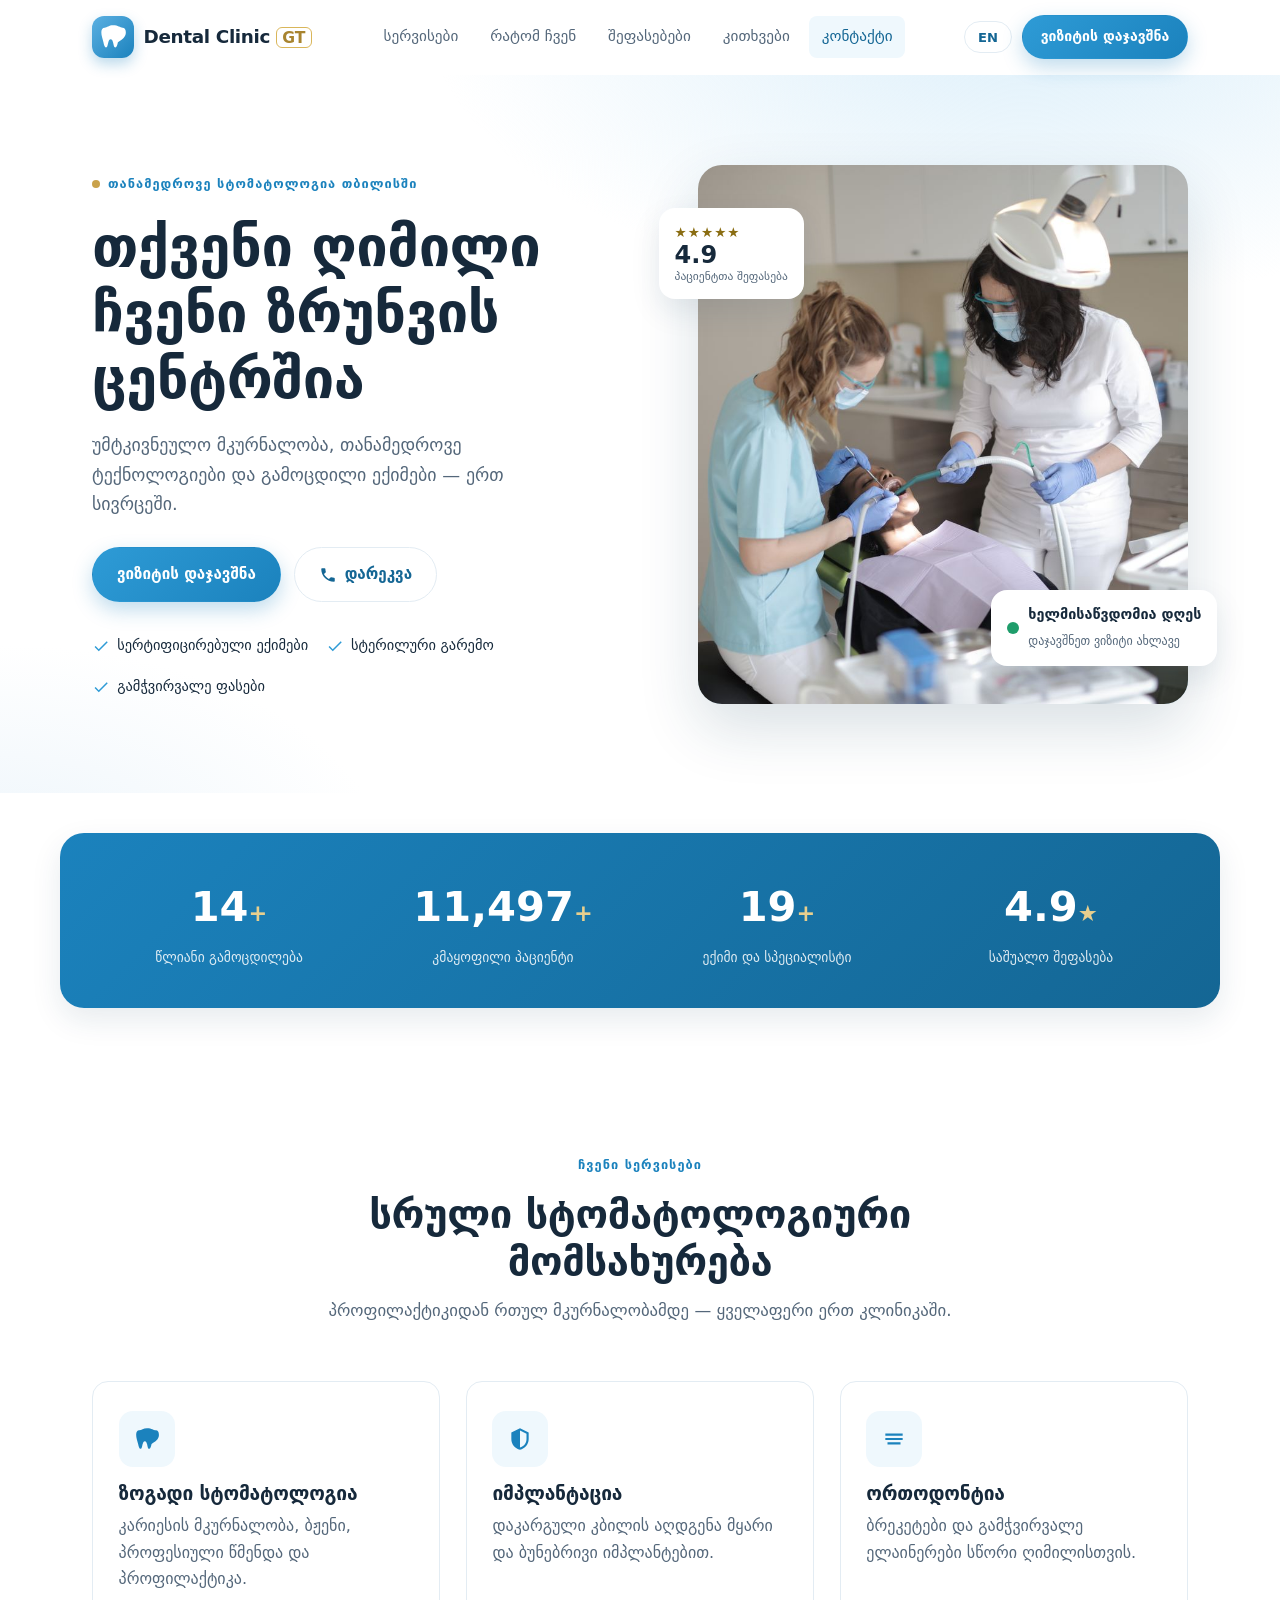
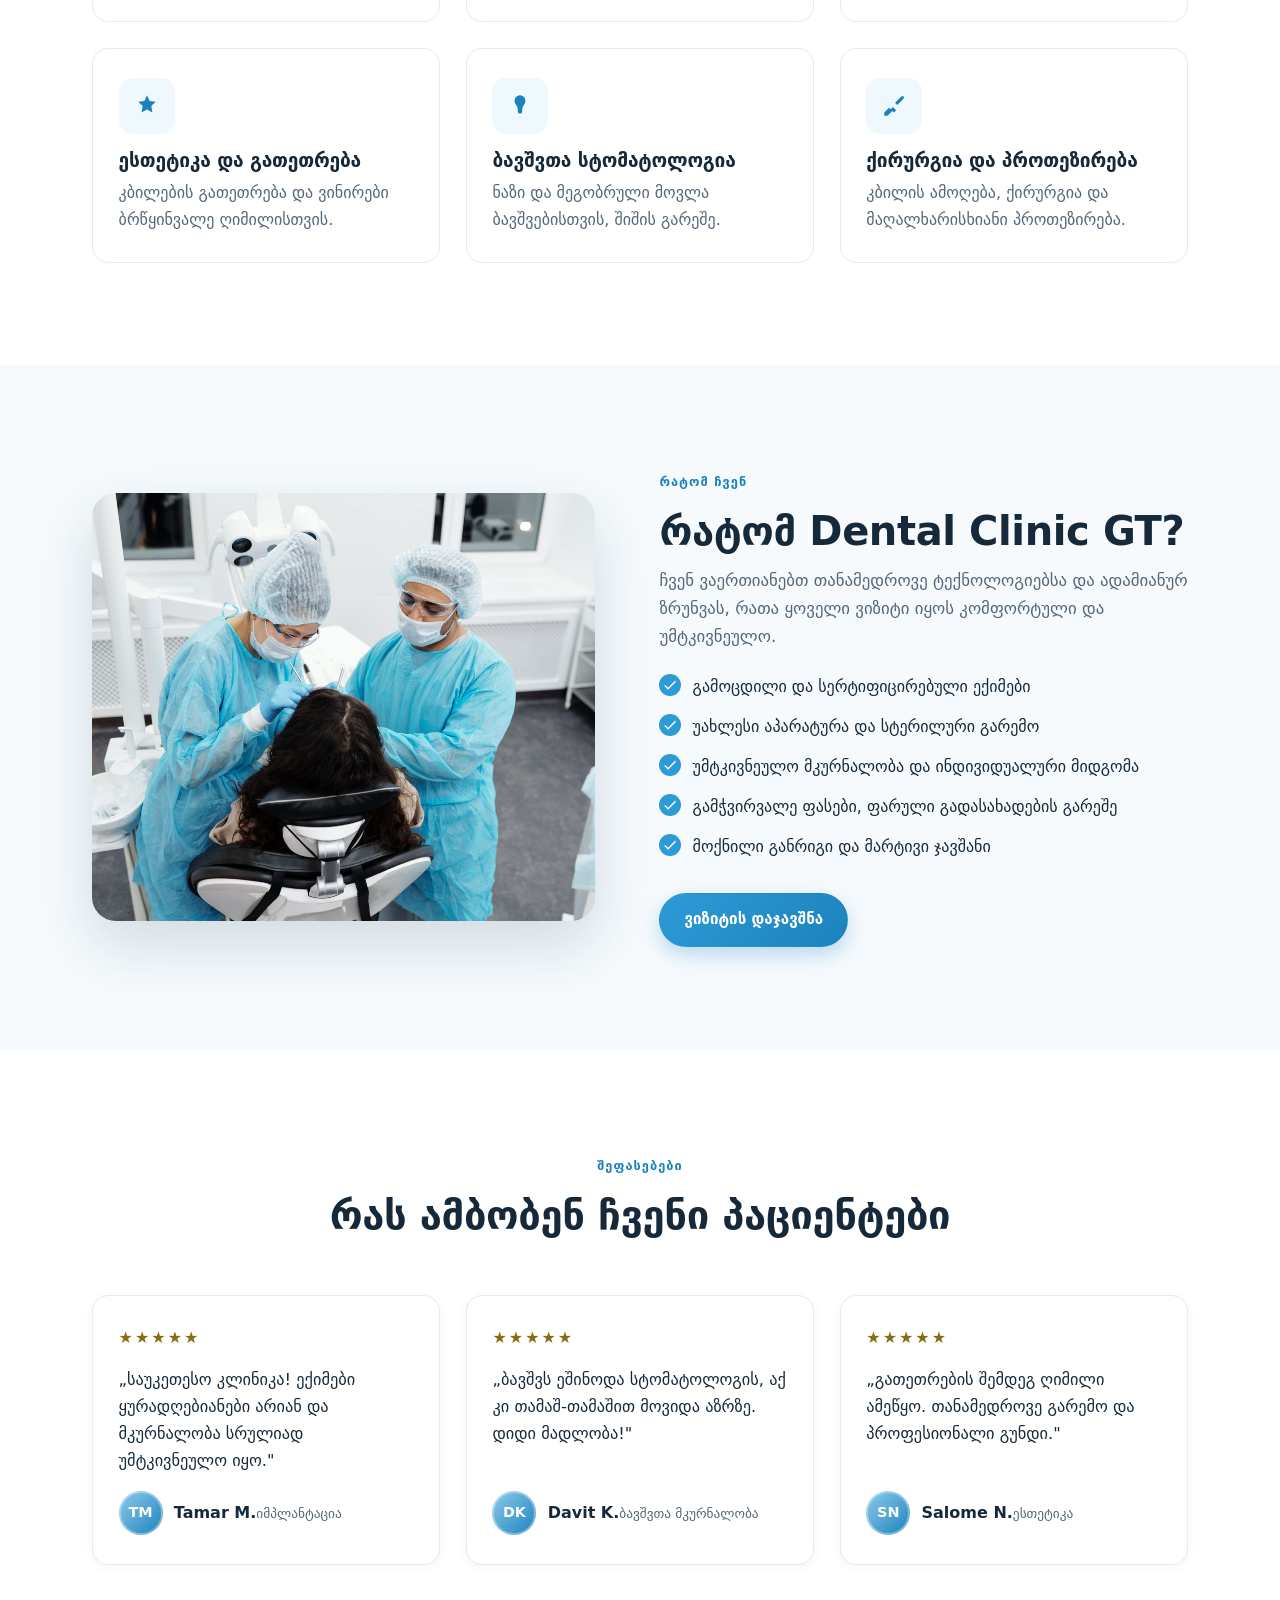
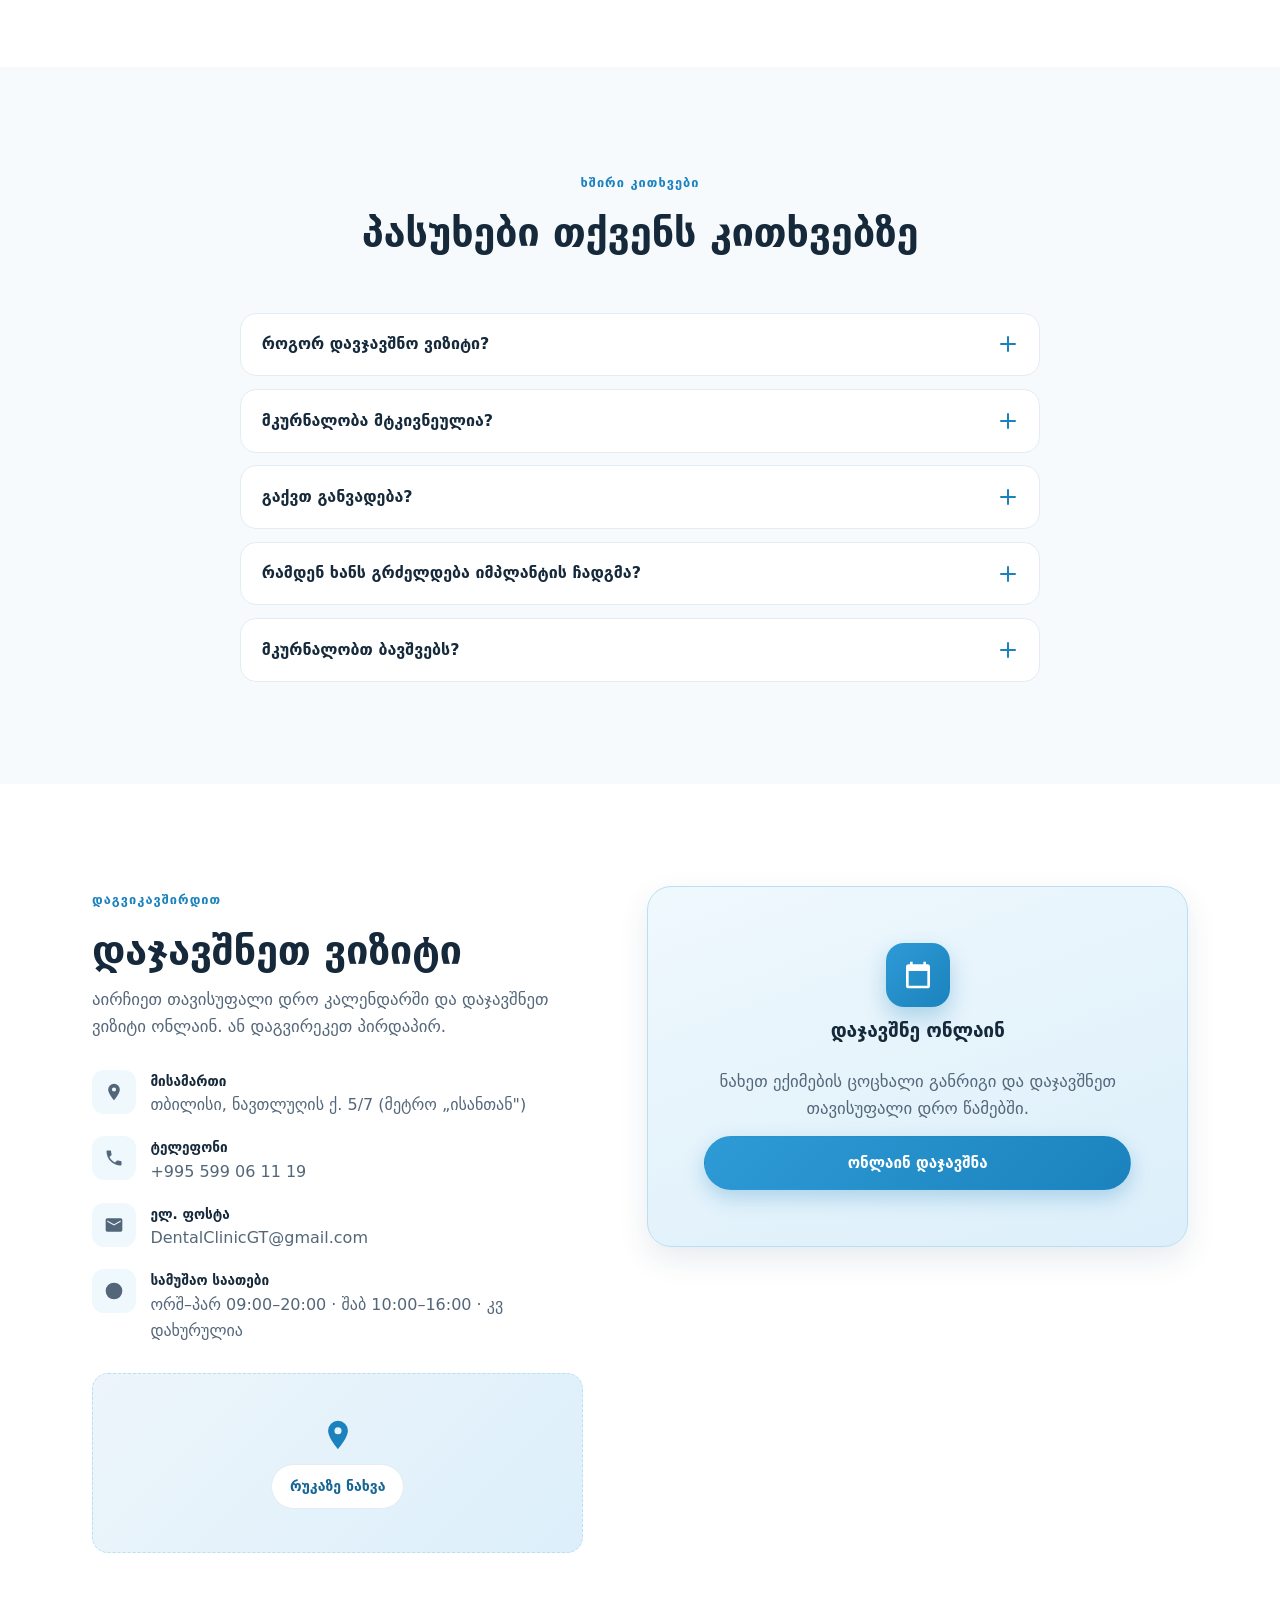
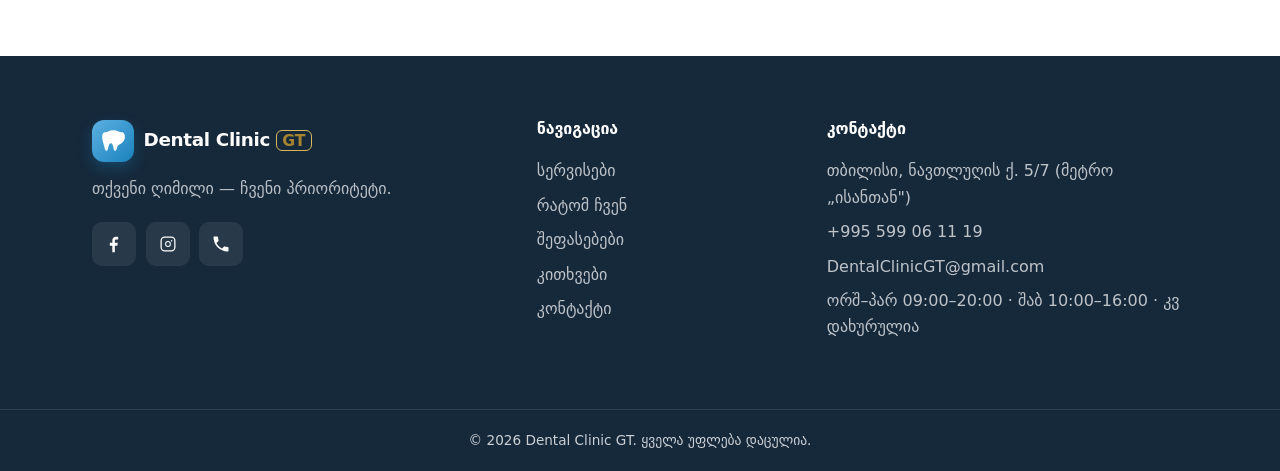
<file: index.html>
<!DOCTYPE html>
<html lang="ka">
<head>
  <meta charset="UTF-8" />
  <meta name="viewport" content="width=device-width, initial-scale=1.0, viewport-fit=cover" />
  <meta name="description" data-i18n="meta_description"
    content="Dental Clinic GT — თანამედროვე სტომატოლოგიური კლინიკა თბილისში. უმტკივნეულო მკურნალობა, იმპლანტაცია, ორთოდონტია და ესთეტიკა." />
  <meta name="theme-color" content="#2E9BD6" />
  <meta name="referrer" content="strict-origin-when-cross-origin" />
  <meta http-equiv="Content-Security-Policy"
    content="default-src 'self'; img-src 'self' data:; style-src 'self' 'unsafe-inline' https://fonts.googleapis.com; font-src 'self' https://fonts.gstatic.com; script-src 'self'; connect-src 'self'; frame-ancestors 'none'; base-uri 'self'; form-action 'self';" />

  <!-- Open Graph -->
  <meta property="og:title" content="Dental Clinic GT — Healthy smiles, expert care" />
  <meta property="og:description" content="Modern dentistry in Tbilisi. Painless treatment, implants, orthodontics and cosmetic dentistry." />
  <meta property="og:type" content="website" />

  <title>Dental Clinic GT — სტომატოლოგიური კლინიკა</title>

  <!-- Favicon: tooth icon (inline SVG) -->
  <link rel="icon" href="data:image/svg+xml,%3Csvg xmlns='http://www.w3.org/2000/svg' viewBox='0 0 24 24'%3E%3Cpath fill='%232E9BD6' d='M12 2C8.5 2 7 4 4.8 4 3 4 2 5.5 2 8c0 3 1 5 1.8 8.5.5 2.2 1 4.5 2.2 4.5 1.3 0 1.4-2.5 2-4.5.4-1.4.9-2.5 2-2.5s1.6 1.1 2 2.5c.6 2 .7 4.5 2 4.5 1.2 0 1.7-2.3 2.2-4.5C21.9 13 23 11 23 8c0-2.5-1-4-2.8-4C18 4 16.5 2 12 2z'/%3E%3C/svg%3E" />

  <!-- Fonts: Inter (Latin) + Noto Sans Georgian -->
  <link rel="preconnect" href="https://fonts.googleapis.com" />
  <link rel="preconnect" href="https://fonts.gstatic.com" crossorigin />
  <link rel="stylesheet"
    href="https://fonts.googleapis.com/css2?family=Inter:wght@400;500;600;700;800&family=Noto+Sans+Georgian:wght@400;500;600;700;800&display=swap" />

  <link rel="stylesheet" href="styles.css" />
  <script src="script.js" defer></script>
  <script src="site-content.js" defer></script>

  <!-- Structured data for search engines (Google) -->
  <script type="application/ld+json">
  {
    "@context": "https://schema.org",
    "@type": "Dentist",
    "name": "Dental Clinic GT",
    "description": "Modern dental clinic in Tbilisi — painless treatment, implants, orthodontics and cosmetic dentistry.",
    "image": "images/hero.jpg",
    "telephone": "+995599061119",
    "email": "DentalClinicGT@gmail.com",
    "url": "https://www.facebook.com/YourDentalClinicGT/",
    "address": {
      "@type": "PostalAddress",
      "streetAddress": "Navtlughi St 5/7",
      "addressLocality": "Tbilisi",
      "addressCountry": "GE"
    },
    "areaServed": "Tbilisi",
    "priceRange": "$$",
    "sameAs": [
      "https://www.facebook.com/YourDentalClinicGT/",
      "https://www.instagram.com/dental_gt_/"
    ],
    "openingHoursSpecification": [
      { "@type": "OpeningHoursSpecification", "dayOfWeek": ["Monday","Tuesday","Wednesday","Thursday","Friday"], "opens": "09:00", "closes": "20:00" },
      { "@type": "OpeningHoursSpecification", "dayOfWeek": "Saturday", "opens": "10:00", "closes": "16:00" }
    ]
  }
  </script>
</head>

<body class="lang-ka">
  <!-- Skip link for accessibility -->
  <a href="#main" class="skip-link" data-i18n="skip_to_content">გადასვლა მთავარ შინაარსზე</a>

  <!-- ============ HEADER ============ -->
  <header class="site-header" id="siteHeader">
    <div class="container header-inner">
      <a href="#hero" class="brand" aria-label="Dental Clinic GT">
        <span class="brand-mark" aria-hidden="true">
          <svg viewBox="0 0 24 24" width="28" height="28">
            <path fill="currentColor"
              d="M12 2C8.5 2 7 4 4.8 4 3 4 2 5.5 2 8c0 3 1 5 1.8 8.5.5 2.2 1 4.5 2.2 4.5 1.3 0 1.4-2.5 2-4.5.4-1.4.9-2.5 2-2.5s1.6 1.1 2 2.5c.6 2 .7 4.5 2 4.5 1.2 0 1.7-2.3 2.2-4.5C21.9 13 23 11 23 8c0-2.5-1-4-2.8-4C18 4 16.5 2 12 2z" />
          </svg>
        </span>
        <span class="brand-text">
          <strong>Dental Clinic</strong><span class="brand-accent">GT</span>
        </span>
      </a>

      <nav class="nav" id="primaryNav" aria-label="Primary">
        <a href="#services" class="nav-link" data-i18n="nav_services">სერვისები</a>
        <a href="#about" class="nav-link" data-i18n="nav_about">რატომ ჩვენ</a>
        <a href="#reviews" class="nav-link" data-i18n="nav_reviews">შეფასებები</a>
        <a href="#faq" class="nav-link" data-i18n="nav_faq">კითხვები</a>
        <a href="#contact" class="nav-link" data-i18n="nav_contact">კონტაქტი</a>
        <a href="booking.html" class="btn btn-primary nav-cta" data-i18n="cta_book">ვიზიტის დაჯავშნა</a>
      </nav>

      <div class="header-actions">
        <button class="lang-toggle" id="langToggle" type="button"
          data-i18n-aria="lang_toggle_aria" aria-label="Switch language">
          <span class="lang-current" id="langCurrent">EN</span>
        </button>
        <a href="booking.html" class="btn btn-primary btn-sm" data-i18n="cta_book">ვიზიტის დაჯავშნა</a>
        <button class="nav-toggle" id="navToggle" type="button" aria-expanded="false"
          aria-controls="primaryNav" data-i18n-aria="menu_aria" aria-label="Open menu">
          <span></span><span></span><span></span>
        </button>
      </div>
    </div>
  </header>

  <main id="main">

    <!-- ============ HERO ============ -->
    <section class="hero" id="hero">
      <div class="container hero-grid">
        <div class="hero-content reveal">
          <p class="eyebrow"><span class="dot" aria-hidden="true"></span><span data-i18n="hero_eyebrow">თანამედროვე სტომატოლოგია თბილისში</span></p>
          <h1 class="hero-title" data-i18n="hero_title">თქვენი ღიმილი ჩვენი ზრუნვის ცენტრშია</h1>
          <p class="hero-subtitle" data-i18n="hero_subtitle">უმტკივნეულო მკურნალობა, თანამედროვე ტექნოლოგიები და გამოცდილი ექიმები — ერთ სივრცეში.</p>
          <div class="hero-cta">
            <a href="booking.html" class="btn btn-primary" data-i18n="cta_book">ვიზიტის დაჯავშნა</a>
            <a href="tel:+995599061119" class="btn btn-ghost">
              <svg viewBox="0 0 24 24" width="18" height="18" aria-hidden="true"><path fill="currentColor" d="M6.6 10.8c1.4 2.8 3.8 5.1 6.6 6.6l2.2-2.2c.3-.3.7-.4 1-.2 1.1.4 2.3.6 3.6.6.6 0 1 .4 1 1V20c0 .6-.4 1-1 1C10.6 21 3 13.4 3 4c0-.6.4-1 1-1h3.5c.6 0 1 .4 1 1 0 1.2.2 2.4.6 3.6.1.4 0 .8-.3 1l-2.2 2.2z"/></svg>
              <span data-i18n="cta_call">დარეკვა</span>
            </a>
          </div>
          <ul class="hero-trust">
            <li><svg viewBox="0 0 24 24" width="18" height="18" aria-hidden="true"><path fill="currentColor" d="M9 16.2 4.8 12l-1.4 1.4L9 19 21 7l-1.4-1.4z"/></svg><span data-i18n="hero_trust_1">სერტიფიცირებული ექიმები</span></li>
            <li><svg viewBox="0 0 24 24" width="18" height="18" aria-hidden="true"><path fill="currentColor" d="M9 16.2 4.8 12l-1.4 1.4L9 19 21 7l-1.4-1.4z"/></svg><span data-i18n="hero_trust_2">სტერილური გარემო</span></li>
            <li><svg viewBox="0 0 24 24" width="18" height="18" aria-hidden="true"><path fill="currentColor" d="M9 16.2 4.8 12l-1.4 1.4L9 19 21 7l-1.4-1.4z"/></svg><span data-i18n="hero_trust_3">გამჭვირვალე ფასები</span></li>
          </ul>
        </div>

        <div class="hero-visual reveal">
          <div class="media-card">
            <div class="media-placeholder media-hero">
              <svg class="illus" viewBox="0 0 200 200" aria-hidden="true">
                <defs>
                  <linearGradient id="g1" x1="0" y1="0" x2="1" y2="1">
                    <stop offset="0" stop-color="#7FC8EE"/><stop offset="1" stop-color="#2E9BD6"/>
                  </linearGradient>
                </defs>
                <circle cx="100" cy="100" r="92" fill="url(#g1)" opacity="0.18"/>
                <path fill="#fff" d="M100 48c-22 0-31 12-45 12-11 0-17 9-17 24 0 19 6 31 11 53 3 13 6 27 14 27 8 0 8-15 12-27 2.5-9 6-15 12-15s9.5 6 12 15c4 12 4 27 12 27 8 0 11-14 14-27 5-22 11-34 11-53 0-15-6-24-17-24-14 0-23-12-46-12z"/>
                <path fill="#C9A24B" d="M100 60c-3 0-5 .5-7 1.2 2 .6 4 1.8 4 4.3 0 3-3 4-6 4.5 4 .8 9 0 9-4.5 0-3-1.5-5-0-5.5z" opacity="0"/>
              </svg>
              <img class="media-img" src="images/hero.jpg" alt="" data-i18n-alt="hero_img_alt" loading="eager" width="800" height="880" />
            </div>
          </div>

          <div class="float-card float-rating reveal">
            <span class="stars" aria-hidden="true">★★★★★</span>
            <strong>4.9</strong>
            <small data-i18n="float_rating">პაციენტთა შეფასება</small>
          </div>
          <div class="float-card float-avail reveal">
            <span class="pulse" aria-hidden="true"></span>
            <div>
              <strong data-i18n="float_avail_title">ხელმისაწვდომია დღეს</strong>
              <small data-i18n="float_avail_sub">დაჯავშნეთ ვიზიტი ახლავე</small>
            </div>
          </div>
        </div>
      </div>
    </section>

    <!-- ============ STATS ============ -->
    <section class="stats" aria-label="Clinic statistics">
      <div class="container stats-grid">
        <div class="stat reveal"><strong class="count" data-count="15">15</strong><span class="plus">+</span><p data-i18n="stat_years">წლიანი გამოცდილება</p></div>
        <div class="stat reveal"><strong class="count" data-count="12000">12,000</strong><span class="plus">+</span><p data-i18n="stat_patients">კმაყოფილი პაციენტი</p></div>
        <div class="stat reveal"><strong class="count" data-count="20">20</strong><span class="plus">+</span><p data-i18n="stat_doctors">ექიმი და სპეციალისტი</p></div>
        <div class="stat reveal"><strong>4.9</strong><span class="plus">★</span><p data-i18n="stat_rating">საშუალო შეფასება</p></div>
      </div>
    </section>

    <!-- ============ SERVICES ============ -->
    <section class="section" id="services">
      <div class="container">
        <header class="section-head reveal">
          <p class="eyebrow center"><span data-i18n="services_eyebrow">ჩვენი სერვისები</span></p>
          <h2 data-i18n="services_title">სრული სტომატოლოგიური მომსახურება</h2>
          <p class="section-sub" data-i18n="services_sub">პროფილაქტიკიდან რთულ მკურნალობამდე — ყველაფერი ერთ კლინიკაში.</p>
        </header>

        <div class="cards-grid">
          <article class="service-card reveal">
            <span class="service-icon" aria-hidden="true"><svg viewBox="0 0 24 24" width="26" height="26"><path fill="currentColor" d="M12 2C8.5 2 7 4 4.8 4 3 4 2 5.5 2 8c0 3 1 5 1.8 8.5.5 2.2 1 4.5 2.2 4.5 1.3 0 1.4-2.5 2-4.5.4-1.4.9-2.5 2-2.5s1.6 1.1 2 2.5c.6 2 .7 4.5 2 4.5 1.2 0 1.7-2.3 2.2-4.5C21.9 13 23 11 23 8c0-2.5-1-4-2.8-4C18 4 16.5 2 12 2z"/></svg></span>
            <h3 data-i18n="srv1_title">ზოგადი სტომატოლოგია</h3>
            <p data-i18n="srv1_desc">კარიესის მკურნალობა, ბჟენი, პროფესიული წმენდა და პროფილაქტიკა.</p>
          </article>

          <article class="service-card reveal">
            <span class="service-icon" aria-hidden="true"><svg viewBox="0 0 24 24" width="26" height="26"><path fill="currentColor" d="M12 2 4 6v6c0 5 3.4 8.6 8 10 4.6-1.4 8-5 8-10V6l-8-4zm0 2.2 6 3v4.8c0 3.9-2.5 6.8-6 7.9V4.2z"/></svg></span>
            <h3 data-i18n="srv2_title">იმპლანტაცია</h3>
            <p data-i18n="srv2_desc">დაკარგული კბილის აღდგენა მყარი და ბუნებრივი იმპლანტებით.</p>
          </article>

          <article class="service-card reveal">
            <span class="service-icon" aria-hidden="true"><svg viewBox="0 0 24 24" width="26" height="26"><path fill="currentColor" d="M4 7h16v2H4zm0 4h16v2H4zm2 4h12v2H6z"/></svg></span>
            <h3 data-i18n="srv3_title">ორთოდონტია</h3>
            <p data-i18n="srv3_desc">ბრეკეტები და გამჭვირვალე ელაინერები სწორი ღიმილისთვის.</p>
          </article>

          <article class="service-card reveal">
            <span class="service-icon" aria-hidden="true"><svg viewBox="0 0 24 24" width="26" height="26"><path fill="currentColor" d="M12 2l2.4 5.4L20 8l-4 4 1 6-5-2.8L7 18l1-6-4-4 5.6-.6z"/></svg></span>
            <h3 data-i18n="srv4_title">ესთეტიკა და გათეთრება</h3>
            <p data-i18n="srv4_desc">კბილების გათეთრება და ვინირები ბრწყინვალე ღიმილისთვის.</p>
          </article>

          <article class="service-card reveal">
            <span class="service-icon" aria-hidden="true"><svg viewBox="0 0 24 24" width="26" height="26"><path fill="currentColor" d="M12 2a5 5 0 0 1 5 5c0 2-1 3.5-2 5s-1 3-1 5a2 2 0 1 1-4 0c0-2 0-3.5-1-5S7 9 7 7a5 5 0 0 1 5-5z"/></svg></span>
            <h3 data-i18n="srv5_title">ბავშვთა სტომატოლოგია</h3>
            <p data-i18n="srv5_desc">ნაზი და მეგობრული მოვლა ბავშვებისთვის, შიშის გარეშე.</p>
          </article>

          <article class="service-card reveal">
            <span class="service-icon" aria-hidden="true"><svg viewBox="0 0 24 24" width="26" height="26"><path fill="currentColor" d="M19 3l-6 6 2 2 6-6V3h-2zM3 5l8 8-2 2-1.5-1.5L3 18v3h3l4.5-4.5L12 18l2-2L6 8 3 5z"/></svg></span>
            <h3 data-i18n="srv6_title">ქირურგია და პროთეზირება</h3>
            <p data-i18n="srv6_desc">კბილის ამოღება, ქირურგია და მაღალხარისხიანი პროთეზირება.</p>
          </article>
        </div>
      </div>
    </section>

    <!-- ============ ABOUT / WHY US ============ -->
    <section class="section section-alt" id="about">
      <div class="container about-grid">
        <div class="about-visual reveal">
          <div class="media-placeholder media-about">
            <svg class="illus" viewBox="0 0 200 200" aria-hidden="true">
              <rect x="20" y="30" width="160" height="140" rx="14" fill="#E6F3FB"/>
              <rect x="36" y="50" width="80" height="10" rx="5" fill="#9CD0EE"/>
              <rect x="36" y="70" width="120" height="8" rx="4" fill="#C7E5F6"/>
              <rect x="36" y="86" width="100" height="8" rx="4" fill="#C7E5F6"/>
              <circle cx="150" cy="120" r="28" fill="#2E9BD6" opacity="0.9"/>
              <path fill="#fff" d="M150 108c-5 0-7 3-11 3-3 0-4 2-4 6 0 5 2 8 3 13 .8 3 1.4 6 3 6s1.6-3 2.4-6c.5-2 1.2-3 2.6-3s2 1 2.6 3c.8 3 .8 6 2.4 6s2.2-3 3-6c1-5 3-8 3-13 0-4-1-6-4-6-4 0-6-3-11-3z"/>
              <rect x="36" y="120" width="70" height="34" rx="8" fill="#C9A24B" opacity="0.85"/>
            </svg>
            <img class="media-img" src="images/about.jpg" alt="" data-i18n-alt="about_img_alt" loading="lazy" width="1000" height="850" />
          </div>
        </div>

        <div class="about-content reveal">
          <p class="eyebrow"><span data-i18n="about_eyebrow">რატომ ჩვენ</span></p>
          <h2 data-i18n="about_title">რატომ Dental Clinic GT?</h2>
          <p class="section-sub" data-i18n="about_text">ჩვენ ვაერთიანებთ თანამედროვე ტექნოლოგიებსა და ადამიანურ ზრუნვას, რათა ყოველი ვიზიტი იყოს კომფორტული და უმტკივნეულო.</p>
          <ul class="feature-list">
            <li><svg viewBox="0 0 24 24" width="22" height="22" aria-hidden="true"><path fill="currentColor" d="M9 16.2 4.8 12l-1.4 1.4L9 19 21 7l-1.4-1.4z"/></svg><span data-i18n="about_f1">გამოცდილი და სერტიფიცირებული ექიმები</span></li>
            <li><svg viewBox="0 0 24 24" width="22" height="22" aria-hidden="true"><path fill="currentColor" d="M9 16.2 4.8 12l-1.4 1.4L9 19 21 7l-1.4-1.4z"/></svg><span data-i18n="about_f2">უახლესი აპარატურა და სტერილური გარემო</span></li>
            <li><svg viewBox="0 0 24 24" width="22" height="22" aria-hidden="true"><path fill="currentColor" d="M9 16.2 4.8 12l-1.4 1.4L9 19 21 7l-1.4-1.4z"/></svg><span data-i18n="about_f3">უმტკივნეულო მკურნალობა და ინდივიდუალური მიდგომა</span></li>
            <li><svg viewBox="0 0 24 24" width="22" height="22" aria-hidden="true"><path fill="currentColor" d="M9 16.2 4.8 12l-1.4 1.4L9 19 21 7l-1.4-1.4z"/></svg><span data-i18n="about_f4">გამჭვირვალე ფასები, ფარული გადასახადების გარეშე</span></li>
            <li><svg viewBox="0 0 24 24" width="22" height="22" aria-hidden="true"><path fill="currentColor" d="M9 16.2 4.8 12l-1.4 1.4L9 19 21 7l-1.4-1.4z"/></svg><span data-i18n="about_f5">მოქნილი განრიგი და მარტივი ჯავშანი</span></li>
          </ul>
          <a href="booking.html" class="btn btn-primary" data-i18n="cta_book">ვიზიტის დაჯავშნა</a>
        </div>
      </div>
    </section>

    <!-- ============ REVIEWS ============ -->
    <section class="section" id="reviews">
      <div class="container">
        <header class="section-head reveal">
          <p class="eyebrow center"><span data-i18n="reviews_eyebrow">შეფასებები</span></p>
          <h2 data-i18n="reviews_title">რას ამბობენ ჩვენი პაციენტები</h2>
        </header>

        <div class="cards-grid reviews-grid">
          <article class="review-card reveal">
            <span class="stars" aria-label="5 / 5">★★★★★</span>
            <p data-i18n="review1_text">„საუკეთესო კლინიკა! ექიმები ყურადღებიანები არიან და მკურნალობა სრულიად უმტკივნეულო იყო."</p>
            <div class="review-author"><span class="avatar avatar-sm" data-initials="TM" aria-hidden="true"></span><div><strong>Tamar M.</strong><small data-i18n="review1_meta">იმპლანტაცია</small></div></div>
          </article>
          <article class="review-card reveal">
            <span class="stars" aria-label="5 / 5">★★★★★</span>
            <p data-i18n="review2_text">„ბავშვს ეშინოდა სტომატოლოგის, აქ კი თამაშ-თამაშით მოვიდა აზრზე. დიდი მადლობა!"</p>
            <div class="review-author"><span class="avatar avatar-sm" data-initials="DK" aria-hidden="true"></span><div><strong>Davit K.</strong><small data-i18n="review2_meta">ბავშვთა მკურნალობა</small></div></div>
          </article>
          <article class="review-card reveal">
            <span class="stars" aria-label="5 / 5">★★★★★</span>
            <p data-i18n="review3_text">„გათეთრების შემდეგ ღიმილი ამეწყო. თანამედროვე გარემო და პროფესიონალი გუნდი."</p>
            <div class="review-author"><span class="avatar avatar-sm" data-initials="SN" aria-hidden="true"></span><div><strong>Salome N.</strong><small data-i18n="review3_meta">ესთეტიკა</small></div></div>
          </article>
        </div>
      </div>
    </section>

    <!-- ============ FAQ ============ -->
    <section class="section section-alt" id="faq">
      <div class="container">
        <header class="section-head reveal">
          <p class="eyebrow center"><span data-i18n="faq_eyebrow">ხშირი კითხვები</span></p>
          <h2 data-i18n="faq_title">პასუხები თქვენს კითხვებზე</h2>
        </header>

        <div class="faq-list reveal">
          <details class="faq-item">
            <summary><span data-i18n="faq_q1">როგორ დავჯავშნო ვიზიტი?</span><span class="faq-icon" aria-hidden="true"></span></summary>
            <div class="faq-answer"><p data-i18n="faq_a1">შეავსეთ ჯავშნის ფორმა საიტზე ან დაგვირეკეთ ნომერზე +995 599 06 11 19 — ჩვენ შეგირჩევთ თქვენთვის სასურველ დროს.</p></div>
          </details>
          <details class="faq-item">
            <summary><span data-i18n="faq_q2">მკურნალობა მტკივნეულია?</span><span class="faq-icon" aria-hidden="true"></span></summary>
            <div class="faq-answer"><p data-i18n="faq_a2">არა. ჩვენ ვიყენებთ თანამედროვე ანესთეზიასა და ნაზ ტექნიკას, რათა პროცედურა მაქსიმალურად კომფორტული იყოს.</p></div>
          </details>
          <details class="faq-item">
            <summary><span data-i18n="faq_q3">გაქვთ განვადება?</span><span class="faq-icon" aria-hidden="true"></span></summary>
            <div class="faq-answer"><p data-i18n="faq_a3">დიახ, ხელმისაწვდომია მოქნილი გადახდის პირობები. დეტალები დააზუსტეთ ვიზიტისას ან სატელეფონო ზარით.</p></div>
          </details>
          <details class="faq-item">
            <summary><span data-i18n="faq_q4">რამდენ ხანს გრძელდება იმპლანტის ჩადგმა?</span><span class="faq-icon" aria-hidden="true"></span></summary>
            <div class="faq-answer"><p data-i18n="faq_a4">თავად ჩადგმა ჩვეულებრივ 30–60 წუთს გრძელდება, სრული პროცესი კი ინდივიდუალურია — ექიმი დეტალურ გეგმას პირველივე კონსულტაციაზე შეგიდგენთ.</p></div>
          </details>
          <details class="faq-item">
            <summary><span data-i18n="faq_q5">მკურნალობთ ბავშვებს?</span><span class="faq-icon" aria-hidden="true"></span></summary>
            <div class="faq-answer"><p data-i18n="faq_a5">დიახ, გვყავს ბავშვთა სტომატოლოგი, რომელიც სპეციალურ, მეგობრულ მიდგომას იყენებს პატარებისთვის.</p></div>
          </details>
        </div>
      </div>
    </section>

    <!-- ============ CONTACT / BOOKING ============ -->
    <section class="section" id="contact">
      <div class="container contact-grid">
        <div class="contact-info reveal">
          <p class="eyebrow"><span data-i18n="contact_eyebrow">დაგვიკავშირდით</span></p>
          <h2 data-i18n="contact_title">დაჯავშნეთ ვიზიტი</h2>
          <p class="section-sub" data-i18n="contact_sub">შეავსეთ ფორმა და ჩვენ დაგიკავშირდებით სასურველი დროის დასადასტურებლად. ან დაგვირეკეთ პირდაპირ.</p>

          <ul class="contact-list">
            <li>
              <span class="ci-icon" aria-hidden="true"><svg viewBox="0 0 24 24" width="20" height="20"><path fill="currentColor" d="M12 2a7 7 0 0 0-7 7c0 5 7 13 7 13s7-8 7-13a7 7 0 0 0-7-7zm0 9.5A2.5 2.5 0 1 1 12 6.5a2.5 2.5 0 0 1 0 5z"/></svg></span>
              <div><strong data-i18n="contact_addr_label">მისამართი</strong><span data-i18n="contact_addr">თბილისი, ნავთლუღის ქ. 5/7 (მეტრო „ისანთან")</span></div>
            </li>
            <li>
              <span class="ci-icon" aria-hidden="true"><svg viewBox="0 0 24 24" width="20" height="20"><path fill="currentColor" d="M6.6 10.8c1.4 2.8 3.8 5.1 6.6 6.6l2.2-2.2c.3-.3.7-.4 1-.2 1.1.4 2.3.6 3.6.6.6 0 1 .4 1 1V20c0 .6-.4 1-1 1C10.6 21 3 13.4 3 4c0-.6.4-1 1-1h3.5c.6 0 1 .4 1 1 0 1.2.2 2.4.6 3.6.1.4 0 .8-.3 1l-2.2 2.2z"/></svg></span>
              <div><strong data-i18n="contact_phone_label">ტელეფონი</strong><a href="tel:+995599061119">+995 599 06 11 19</a></div>
            </li>
            <li>
              <span class="ci-icon" aria-hidden="true"><svg viewBox="0 0 24 24" width="20" height="20"><path fill="currentColor" d="M4 4h16c1.1 0 2 .9 2 2v12c0 1.1-.9 2-2 2H4c-1.1 0-2-.9-2-2V6c0-1.1.9-2 2-2zm8 7L4 6.5V8l8 4.5L20 8V6.5L12 11z"/></svg></span>
              <div><strong data-i18n="contact_email_label">ელ. ფოსტა</strong><a href="mailto:DentalClinicGT@gmail.com">DentalClinicGT@gmail.com</a></div>
            </li>
            <li>
              <span class="ci-icon" aria-hidden="true"><svg viewBox="0 0 24 24" width="20" height="20"><path fill="currentColor" d="M12 2a10 10 0 1 0 0 20 10 10 0 0 0 0-20zm1 10V7h-2v6l5 3 1-1.7-4-2.3z"/></svg></span>
              <div><strong data-i18n="contact_hours_label">სამუშაო საათები</strong><span data-i18n="contact_hours">ორშ–პარ 09:00–20:00 · შაბ 10:00–16:00 · კვ დახურულია</span></div>
            </li>
          </ul>

          <div class="map-placeholder" role="img" data-i18n-aria="map_alt" aria-label="Clinic location on the map">
            <svg viewBox="0 0 24 24" width="34" height="34" aria-hidden="true"><path fill="currentColor" d="M12 2a7 7 0 0 0-7 7c0 5 7 13 7 13s7-8 7-13a7 7 0 0 0-7-7zm0 9.5A2.5 2.5 0 1 1 12 6.5a2.5 2.5 0 0 1 0 5z"/></svg>
            <a href="https://www.google.com/maps/search/?api=1&query=Dental%20Clinic%20GT%2C%20Navtlughi%205%2F7%2C%20Tbilisi" target="_blank" rel="noopener noreferrer" class="btn btn-ghost btn-sm" data-i18n="map_link">რუკაზე ნახვა</a>
          </div>
        </div>

        <div class="contact-form-wrap booking-cta reveal">
          <div class="booking-cta-inner">
            <span class="cta-ico" aria-hidden="true"><svg viewBox="0 0 24 24" width="32" height="32"><path fill="currentColor" d="M19 4h-1V2h-2v2H8V2H6v2H5a2 2 0 0 0-2 2v14a2 2 0 0 0 2 2h14a2 2 0 0 0 2-2V6a2 2 0 0 0-2-2zm0 16H5V9h14v11z"/></svg></span>
            <h3 data-i18n="book_title">დაჯავშნე ონლაინ</h3>
            <p class="section-sub" data-i18n="book_cta_text">ნახეთ ექიმების ცოცხალი განრიგი და დაჯავშნეთ თავისუფალი დრო წამებში.</p>
            <a href="booking.html" class="btn btn-primary btn-block" data-i18n="cta_book_online">ონლაინ დაჯავშნა</a>
          </div>
        </div>
      </div>
    </section>
  </main>

  <!-- ============ FOOTER ============ -->
  <footer class="site-footer">
    <div class="container footer-grid">
      <div class="footer-brand">
        <a href="#hero" class="brand brand-footer" aria-label="Dental Clinic GT">
          <span class="brand-mark" aria-hidden="true">
            <svg viewBox="0 0 24 24" width="26" height="26"><path fill="currentColor" d="M12 2C8.5 2 7 4 4.8 4 3 4 2 5.5 2 8c0 3 1 5 1.8 8.5.5 2.2 1 4.5 2.2 4.5 1.3 0 1.4-2.5 2-4.5.4-1.4.9-2.5 2-2.5s1.6 1.1 2 2.5c.6 2 .7 4.5 2 4.5 1.2 0 1.7-2.3 2.2-4.5C21.9 13 23 11 23 8c0-2.5-1-4-2.8-4C18 4 16.5 2 12 2z"/></svg>
          </span>
          <span class="brand-text"><strong>Dental Clinic</strong><span class="brand-accent">GT</span></span>
        </a>
        <p data-i18n="footer_tagline">თქვენი ღიმილი — ჩვენი პრიორიტეტი.</p>
        <div class="socials">
          <a href="https://www.facebook.com/YourDentalClinicGT/" target="_blank" rel="noopener noreferrer" aria-label="Facebook"><svg viewBox="0 0 24 24" width="20" height="20"><path fill="currentColor" d="M13 22v-8h3l.5-3.5H13V8.3c0-1 .3-1.7 1.8-1.7H17V3.5C16.6 3.4 15.5 3.3 14.3 3.3 11.7 3.3 10 4.9 10 7.9v2.6H7V14h3v8h3z"/></svg></a>
          <a href="https://www.instagram.com/dental_gt_/" target="_blank" rel="noopener noreferrer" aria-label="Instagram"><svg viewBox="0 0 24 24" width="20" height="20"><path fill="currentColor" d="M12 8.5A3.5 3.5 0 1 0 12 15.5 3.5 3.5 0 0 0 12 8.5zm0 5.8a2.3 2.3 0 1 1 0-4.6 2.3 2.3 0 0 1 0 4.6zM16 3H8a5 5 0 0 0-5 5v8a5 5 0 0 0 5 5h8a5 5 0 0 0 5-5V8a5 5 0 0 0-5-5zm3.5 13A3.5 3.5 0 0 1 16 19.5H8A3.5 3.5 0 0 1 4.5 16V8A3.5 3.5 0 0 1 8 4.5h8A3.5 3.5 0 0 1 19.5 8v8zm-3.1-8.9a.9.9 0 1 0 0 1.8.9.9 0 0 0 0-1.8z"/></svg></a>
          <a href="tel:+995599061119" aria-label="Phone"><svg viewBox="0 0 24 24" width="20" height="20"><path fill="currentColor" d="M6.6 10.8c1.4 2.8 3.8 5.1 6.6 6.6l2.2-2.2c.3-.3.7-.4 1-.2 1.1.4 2.3.6 3.6.6.6 0 1 .4 1 1V20c0 .6-.4 1-1 1C10.6 21 3 13.4 3 4c0-.6.4-1 1-1h3.5c.6 0 1 .4 1 1 0 1.2.2 2.4.6 3.6.1.4 0 .8-.3 1l-2.2 2.2z"/></svg></a>
        </div>
      </div>

      <div class="footer-col">
        <h4 data-i18n="footer_nav">ნავიგაცია</h4>
        <a href="#services" data-i18n="nav_services">სერვისები</a>
        <a href="#about" data-i18n="nav_about">რატომ ჩვენ</a>
        <a href="#reviews" data-i18n="nav_reviews">შეფასებები</a>
        <a href="#faq" data-i18n="nav_faq">კითხვები</a>
        <a href="#contact" data-i18n="nav_contact">კონტაქტი</a>
      </div>

      <div class="footer-col">
        <h4 data-i18n="footer_contact">კონტაქტი</h4>
        <span data-i18n="contact_addr">თბილისი, ნავთლუღის ქ. 5/7 (მეტრო „ისანთან")</span>
        <a href="tel:+995599061119">+995 599 06 11 19</a>
        <a href="mailto:DentalClinicGT@gmail.com">DentalClinicGT@gmail.com</a>
        <span data-i18n="contact_hours">ორშ–პარ 09:00–20:00 · შაბ 10:00–16:00 · კვ დახურულია</span>
      </div>
    </div>

    <div class="footer-bottom">
      <div class="container">
        <span>© <span id="year">2026</span> Dental Clinic GT. <span data-i18n="footer_rights">ყველა უფლება დაცულია.</span></span>
      </div>
    </div>
  </footer>

  <!-- Sticky mobile action bar (visible on phones) -->
  <nav class="mobile-bar" aria-label="Quick actions">
    <a href="tel:+995599061119" class="mbar-btn mbar-call">
      <svg viewBox="0 0 24 24" width="20" height="20" aria-hidden="true"><path fill="currentColor" d="M6.6 10.8c1.4 2.8 3.8 5.1 6.6 6.6l2.2-2.2c.3-.3.7-.4 1-.2 1.1.4 2.3.6 3.6.6.6 0 1 .4 1 1V20c0 .6-.4 1-1 1C10.6 21 3 13.4 3 4c0-.6.4-1 1-1h3.5c.6 0 1 .4 1 1 0 1.2.2 2.4.6 3.6.1.4 0 .8-.3 1l-2.2 2.2z"/></svg>
      <span data-i18n="cta_call">დარეკვა</span>
    </a>
    <a href="booking.html" class="mbar-btn mbar-book">
      <svg viewBox="0 0 24 24" width="20" height="20" aria-hidden="true"><path fill="currentColor" d="M19 4h-1V2h-2v2H8V2H6v2H5a2 2 0 0 0-2 2v14a2 2 0 0 0 2 2h14a2 2 0 0 0 2-2V6a2 2 0 0 0-2-2zm0 16H5V9h14v11z"/></svg>
      <span data-i18n="cta_book">ვიზიტის დაჯავშნა</span>
    </a>
  </nav>

  <button class="to-top" id="toTop" type="button" data-i18n-aria="to_top_aria" aria-label="Back to top" hidden>
    <svg viewBox="0 0 24 24" width="22" height="22" aria-hidden="true"><path fill="currentColor" d="M12 8l-6 6 1.4 1.4L12 10.8l4.6 4.6L18 14z"/></svg>
  </button>
</body>
</html>
</file>
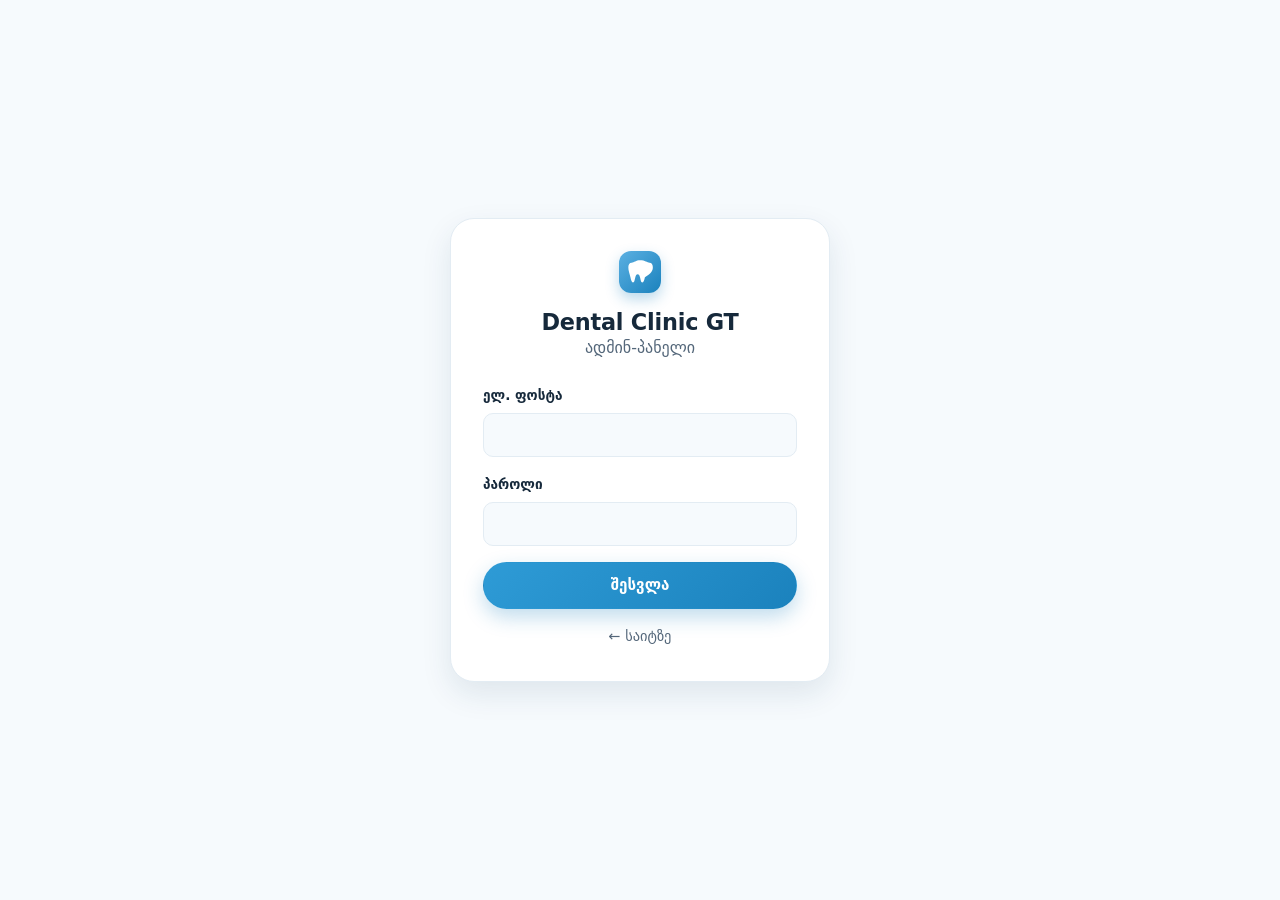
<file: admin.html>
<!DOCTYPE html>
<html lang="ka">
<head>
  <meta charset="UTF-8" />
  <meta name="viewport" content="width=device-width, initial-scale=1.0" />
  <meta name="robots" content="noindex, nofollow" />
  <meta name="theme-color" content="#16293B" />
  <meta http-equiv="Content-Security-Policy"
    content="default-src 'self'; img-src 'self' data:; style-src 'self' 'unsafe-inline' https://fonts.googleapis.com; font-src 'self' https://fonts.gstatic.com; script-src 'self'; connect-src 'self' https://zwozqysrzmvouopxlsqb.supabase.co; frame-ancestors 'none'; base-uri 'self'; form-action 'self';" />

  <title>Admin — Dental Clinic GT</title>

  <link rel="icon" href="data:image/svg+xml,%3Csvg xmlns='http://www.w3.org/2000/svg' viewBox='0 0 24 24'%3E%3Cpath fill='%232E9BD6' d='M12 2C8.5 2 7 4 4.8 4 3 4 2 5.5 2 8c0 3 1 5 1.8 8.5.5 2.2 1 4.5 2.2 4.5 1.3 0 1.4-2.5 2-4.5.4-1.4.9-2.5 2-2.5s1.6 1.1 2 2.5c.6 2 .7 4.5 2 4.5 1.2 0 1.7-2.3 2.2-4.5C21.9 13 23 11 23 8c0-2.5-1-4-2.8-4C18 4 16.5 2 12 2z'/%3E%3C/svg%3E" />
  <link rel="preconnect" href="https://fonts.googleapis.com" />
  <link rel="preconnect" href="https://fonts.gstatic.com" crossorigin />
  <link rel="stylesheet" href="https://fonts.googleapis.com/css2?family=Inter:wght@400;500;600;700;800&family=Noto+Sans+Georgian:wght@400;500;600;700;800&display=swap" />
  <link rel="stylesheet" href="styles.css" />
  <link rel="stylesheet" href="admin.css" />
  <script src="script.js" defer></script>
  <script src="supabase-config.js" defer></script>
  <script src="supabase-admin-data.js" defer></script>
  <script src="admin.js" defer></script>
</head>
<body class="lang-ka adm-body-page">
  <div id="adminApp" class="adm-app"></div>
</body>
</html>
</file>
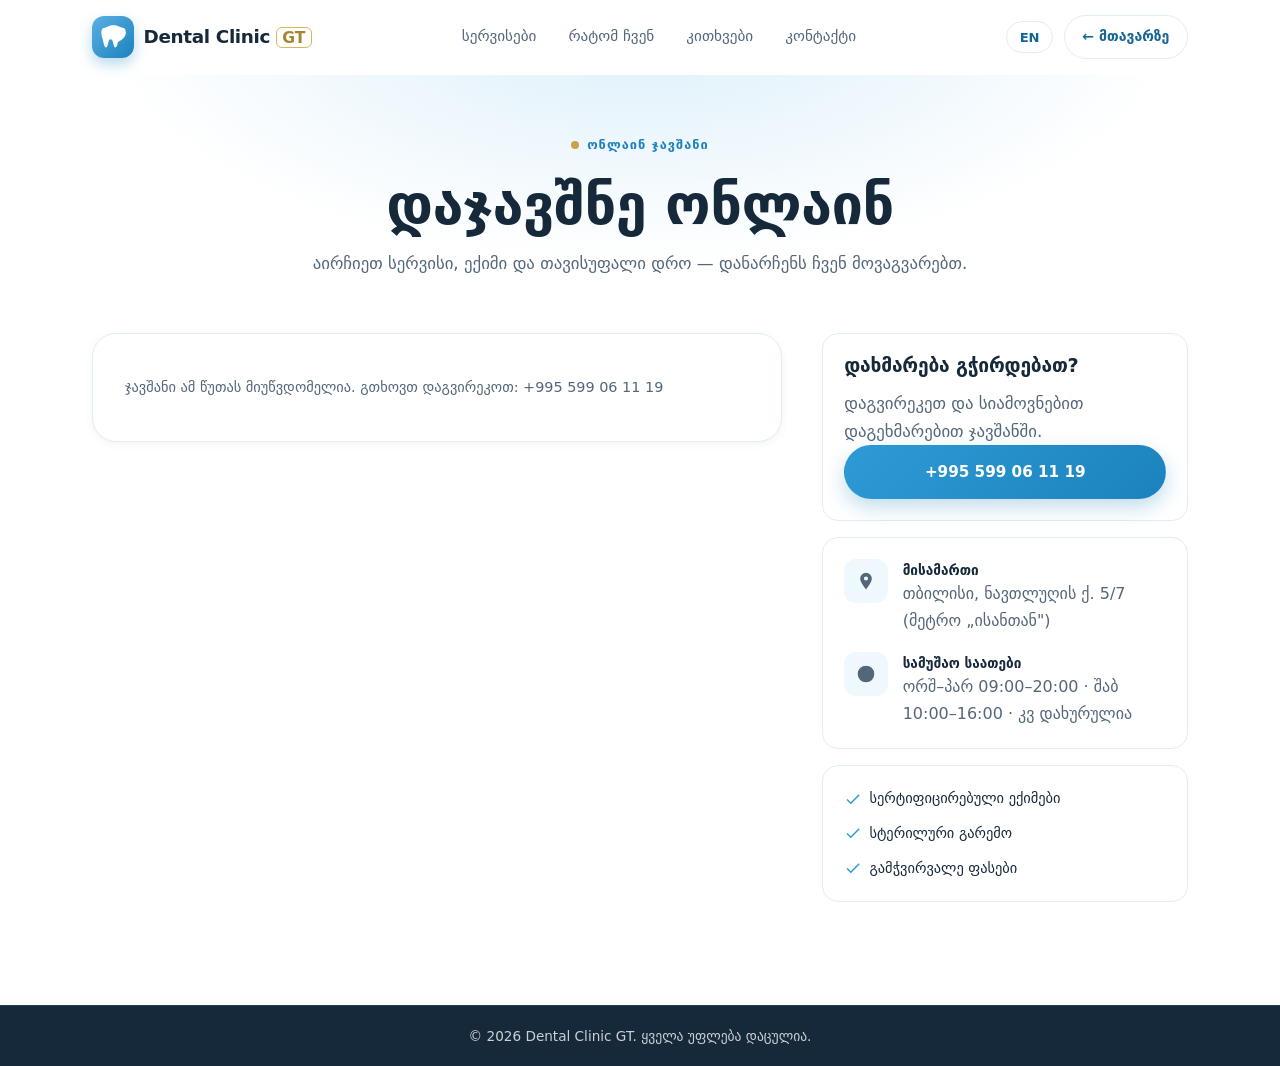
<file: booking.html>
<!DOCTYPE html>
<html lang="ka">
<head>
  <meta charset="UTF-8" />
  <meta name="viewport" content="width=device-width, initial-scale=1.0, viewport-fit=cover" />
  <meta name="description" content="Dental Clinic GT — ონლაინ ჯავშანი. აირჩიეთ სერვისი, ექიმი და თავისუფალი დრო." />
  <meta name="theme-color" content="#2E9BD6" />
  <meta name="referrer" content="strict-origin-when-cross-origin" />
  <meta http-equiv="Content-Security-Policy"
    content="default-src 'self'; img-src 'self' data:; style-src 'self' 'unsafe-inline' https://fonts.googleapis.com; font-src 'self' https://fonts.gstatic.com; script-src 'self'; connect-src 'self' https://zwozqysrzmvouopxlsqb.supabase.co; frame-ancestors 'none'; base-uri 'self'; form-action 'self';" />

  <title>ონლაინ ჯავშანი — Dental Clinic GT</title>

  <link rel="icon" href="data:image/svg+xml,%3Csvg xmlns='http://www.w3.org/2000/svg' viewBox='0 0 24 24'%3E%3Cpath fill='%232E9BD6' d='M12 2C8.5 2 7 4 4.8 4 3 4 2 5.5 2 8c0 3 1 5 1.8 8.5.5 2.2 1 4.5 2.2 4.5 1.3 0 1.4-2.5 2-4.5.4-1.4.9-2.5 2-2.5s1.6 1.1 2 2.5c.6 2 .7 4.5 2 4.5 1.2 0 1.7-2.3 2.2-4.5C21.9 13 23 11 23 8c0-2.5-1-4-2.8-4C18 4 16.5 2 12 2z'/%3E%3C/svg%3E" />
  <link rel="preconnect" href="https://fonts.googleapis.com" />
  <link rel="preconnect" href="https://fonts.gstatic.com" crossorigin />
  <link rel="stylesheet" href="https://fonts.googleapis.com/css2?family=Inter:wght@400;500;600;700;800&family=Noto+Sans+Georgian:wght@400;500;600;700;800&display=swap" />
  <link rel="stylesheet" href="styles.css" />
  <script src="script.js" defer></script>
  <script src="site-content.js" defer></script>
  <script src="supabase-config.js" defer></script>
  <script src="supabase-data.js" defer></script>
  <script src="booking.js" defer></script>
</head>

<body class="lang-ka">
  <a href="#bookingApp" class="skip-link" data-i18n="skip_to_content">გადასვლა მთავარ შინაარსზე</a>

  <header class="site-header" id="siteHeader">
    <div class="container header-inner">
      <a href="index.html" class="brand" aria-label="Dental Clinic GT">
        <span class="brand-mark" aria-hidden="true">
          <svg viewBox="0 0 24 24" width="28" height="28"><path fill="currentColor" d="M12 2C8.5 2 7 4 4.8 4 3 4 2 5.5 2 8c0 3 1 5 1.8 8.5.5 2.2 1 4.5 2.2 4.5 1.3 0 1.4-2.5 2-4.5.4-1.4.9-2.5 2-2.5s1.6 1.1 2 2.5c.6 2 .7 4.5 2 4.5 1.2 0 1.7-2.3 2.2-4.5C21.9 13 23 11 23 8c0-2.5-1-4-2.8-4C18 4 16.5 2 12 2z"/></svg>
        </span>
        <span class="brand-text"><strong>Dental Clinic</strong><span class="brand-accent">GT</span></span>
      </a>

      <nav class="nav" id="primaryNav" aria-label="Primary">
        <a href="index.html#services" class="nav-link" data-i18n="nav_services">სერვისები</a>
        <a href="index.html#about" class="nav-link" data-i18n="nav_about">რატომ ჩვენ</a>
        <a href="index.html#faq" class="nav-link" data-i18n="nav_faq">კითხვები</a>
        <a href="index.html#contact" class="nav-link" data-i18n="nav_contact">კონტაქტი</a>
      </nav>

      <div class="header-actions">
        <button class="lang-toggle" id="langToggle" type="button" data-i18n-aria="lang_toggle_aria" aria-label="Switch language">
          <span class="lang-current" id="langCurrent">EN</span>
        </button>
        <a href="index.html" class="btn btn-ghost btn-sm" data-i18n="back_home">← მთავარზე</a>
        <button class="nav-toggle" id="navToggle" type="button" aria-expanded="false" aria-controls="primaryNav" data-i18n-aria="menu_aria" aria-label="Open menu">
          <span></span><span></span><span></span>
        </button>
      </div>
    </div>
  </header>

  <main>
    <section class="bookpage-hero">
      <div class="container">
        <p class="eyebrow center"><span class="dot" aria-hidden="true"></span><span data-i18n="book_eyebrow">ონლაინ ჯავშანი</span></p>
        <h1 data-i18n="book_title">დაჯავშნე ონლაინ</h1>
        <p class="section-sub" data-i18n="book_intro">აირჩიეთ სერვისი, ექიმი და თავისუფალი დრო — დანარჩენს ჩვენ მოვაგვარებთ.</p>
      </div>
    </section>

    <section class="section" style="padding-top:0">
      <div class="container bookpage-grid">
        <div class="bookpage-main">
          <div id="bookingApp" class="booking-app" aria-live="polite"></div>
          <noscript><p class="form-note">ონლაინ ჯავშნისთვის ჩართეთ JavaScript, ან დაგვირეკეთ: <a href="tel:+995599061119">+995 599 06 11 19</a></p></noscript>
        </div>

        <aside class="bookpage-side">
          <div class="side-card">
            <h3 data-i18n="book_help_title">დახმარება გჭირდებათ?</h3>
            <p class="section-sub" data-i18n="book_help_text">დაგვირეკეთ და სიამოვნებით დაგეხმარებით ჯავშანში.</p>
            <a href="tel:+995599061119" class="btn btn-primary btn-block">+995 599 06 11 19</a>
          </div>
          <div class="side-card">
            <ul class="contact-list">
              <li><span class="ci-icon" aria-hidden="true"><svg viewBox="0 0 24 24" width="20" height="20"><path fill="currentColor" d="M12 2a7 7 0 0 0-7 7c0 5 7 13 7 13s7-8 7-13a7 7 0 0 0-7-7zm0 9.5A2.5 2.5 0 1 1 12 6.5a2.5 2.5 0 0 1 0 5z"/></svg></span>
                <div><strong data-i18n="contact_addr_label">მისამართი</strong><span data-i18n="contact_addr">თბილისი, ნავთლუღის ქ. 5/7 (მეტრო „ისანთან")</span></div></li>
              <li><span class="ci-icon" aria-hidden="true"><svg viewBox="0 0 24 24" width="20" height="20"><path fill="currentColor" d="M12 2a10 10 0 1 0 0 20 10 10 0 0 0 0-20zm1 10V7h-2v6l5 3 1-1.7-4-2.3z"/></svg></span>
                <div><strong data-i18n="contact_hours_label">სამუშაო საათები</strong><span data-i18n="contact_hours">ორშ–პარ 09:00–20:00 · შაბ 10:00–16:00 · კვ დახურულია</span></div></li>
            </ul>
          </div>
          <div class="side-card trust-card">
            <ul class="hero-trust">
              <li><svg viewBox="0 0 24 24" width="18" height="18" aria-hidden="true"><path fill="currentColor" d="M9 16.2 4.8 12l-1.4 1.4L9 19 21 7l-1.4-1.4z"/></svg><span data-i18n="hero_trust_1">სერტიფიცირებული ექიმები</span></li>
              <li><svg viewBox="0 0 24 24" width="18" height="18" aria-hidden="true"><path fill="currentColor" d="M9 16.2 4.8 12l-1.4 1.4L9 19 21 7l-1.4-1.4z"/></svg><span data-i18n="hero_trust_2">სტერილური გარემო</span></li>
              <li><svg viewBox="0 0 24 24" width="18" height="18" aria-hidden="true"><path fill="currentColor" d="M9 16.2 4.8 12l-1.4 1.4L9 19 21 7l-1.4-1.4z"/></svg><span data-i18n="hero_trust_3">გამჭვირვალე ფასები</span></li>
            </ul>
          </div>
        </aside>
      </div>
    </section>
  </main>

  <footer class="site-footer">
    <div class="footer-bottom">
      <div class="container"><span>© <span id="year">2026</span> Dental Clinic GT. <span data-i18n="footer_rights">ყველა უფლება დაცულია.</span></span></div>
    </div>
  </footer>
</body>
</html>
</file>
<file: styles.css>
/* ============================================================
   Dental Clinic GT — Stylesheet
   Style: Modern & Minimal
   Palette: Light blue / White / Gold
   ============================================================ */

/* ---------- Design tokens ---------- */
:root {
  /* Brand — light blue */
  --blue-50:  #EFF8FD;
  --blue-100: #DCEFFA;
  --blue-200: #B9DFF4;
  --blue-300: #8FCBEC;
  --blue-400: #5BB0E2;
  --blue-500: #2E9BD6;  /* primary light blue */
  --blue-600: #1B82BD;  /* buttons */
  --blue-700: #146694;  /* hover / strong text */

  /* Gold accents */
  --gold-300: #E7CF8E;
  --gold-400: #D9B65A;
  --gold-500: #C9A24B;  /* accent */
  --gold-600: #A8842F;
  --star:     #8A6D12;  /* deep gold for star ratings — passes WCAG AA on white */

  /* Neutrals */
  --white:    #FFFFFF;
  --surface:  #F6FAFD;  /* light blue-tinted background */
  --surface-2:#EDF5FB;
  --ink:      #16293B;  /* headings / body */
  --muted:    #54677A;  /* secondary text */
  --line:     #E3ECF3;  /* borders */

  --success:  #1F9D6B;
  --danger:   #D64545;

  /* Shape & depth */
  --radius-sm: 10px;
  --radius:    16px;
  --radius-lg: 24px;
  --shadow-sm: 0 2px 8px rgba(20, 60, 90, 0.06);
  --shadow:    0 12px 30px rgba(20, 60, 90, 0.10);
  --shadow-lg: 0 24px 60px rgba(20, 60, 90, 0.16);

  --maxw: 1160px;
  --gap: clamp(1rem, 3vw, 2rem);

  --font: 'Inter', 'Noto Sans Georgian', system-ui, -apple-system, Segoe UI, Roboto, sans-serif;

  --header-h: 74px;
}

/* ---------- Reset ---------- */
*, *::before, *::after { box-sizing: border-box; }
* { margin: 0; }
html { scroll-behavior: smooth; scroll-padding-top: calc(var(--header-h) + 12px); }
body {
  font-family: var(--font);
  color: var(--ink);
  background: var(--white);
  line-height: 1.65;
  -webkit-font-smoothing: antialiased;
  text-rendering: optimizeLegibility;
  overflow-x: hidden;
}
img, svg { display: block; max-width: 100%; }
a { color: inherit; text-decoration: none; }
button { font-family: inherit; cursor: pointer; }
ul { list-style: none; padding: 0; }

/* Language visibility helpers (managed by JS via data-i18n) */

/* ---------- Layout ---------- */
.container { width: 100%; max-width: var(--maxw); margin-inline: auto; padding-inline: clamp(1rem, 4vw, 2rem); }
.section { padding-block: clamp(3.5rem, 8vw, 6.5rem); }
.section-alt { background: var(--surface); }

/* ---------- Typography ---------- */
h1, h2, h3, h4 { line-height: 1.18; font-weight: 700; letter-spacing: -0.01em; }
h1 { font-size: clamp(2.1rem, 5.2vw, 3.5rem); font-weight: 800; }
h2 { font-size: clamp(1.7rem, 3.6vw, 2.5rem); }
h3 { font-size: 1.2rem; }
p  { color: var(--muted); }

.eyebrow {
  display: inline-flex; align-items: center; gap: .5rem;
  color: var(--blue-600); font-weight: 600; font-size: .8rem;
  letter-spacing: .08em; text-transform: uppercase; margin-bottom: 1rem;
}
.eyebrow.center { justify-content: center; }
.eyebrow .dot { width: 8px; height: 8px; border-radius: 50%; background: var(--gold-500); }

.section-head { max-width: 640px; margin: 0 auto clamp(2rem, 5vw, 3.5rem); text-align: center; }
.section-sub { font-size: 1.05rem; margin-top: .75rem; }

/* ---------- Buttons ---------- */
.btn {
  display: inline-flex; align-items: center; justify-content: center; gap: .5rem;
  padding: .85rem 1.5rem; border-radius: 999px; font-weight: 600; font-size: .95rem;
  border: 1.5px solid transparent; transition: transform .15s ease, box-shadow .2s ease, background .2s ease, color .2s ease;
  white-space: nowrap;
}
.btn-sm { padding: .6rem 1.1rem; font-size: .88rem; }
.btn-block { width: 100%; }
.btn-primary {
  background: linear-gradient(135deg, var(--blue-500), var(--blue-600));
  color: var(--white); box-shadow: 0 8px 20px rgba(27, 130, 189, 0.28);
}
.btn-primary:hover { transform: translateY(-2px); box-shadow: 0 12px 26px rgba(27, 130, 189, 0.36); }
.btn-ghost { background: var(--white); color: var(--blue-700); border-color: var(--line); }
.btn-ghost:hover { border-color: var(--blue-300); transform: translateY(-2px); box-shadow: var(--shadow-sm); }

/* ---------- Skip link ---------- */
.skip-link {
  position: absolute; left: 50%; transform: translateX(-50%) translateY(-150%);
  top: 8px; background: var(--blue-600); color: #fff; padding: .6rem 1rem; border-radius: 8px;
  z-index: 1000; transition: transform .2s ease;
}
.skip-link:focus { transform: translateX(-50%) translateY(0); }

/* ---------- Header ---------- */
.site-header {
  position: sticky; top: 0; z-index: 100;
  background: rgba(255, 255, 255, 0.85);
  backdrop-filter: saturate(160%) blur(12px);
  -webkit-backdrop-filter: saturate(160%) blur(12px);
  border-bottom: 1px solid transparent;
  transition: box-shadow .25s ease, border-color .25s ease, background .25s ease;
}
.site-header.scrolled { box-shadow: var(--shadow-sm); border-bottom-color: var(--line); }
.header-inner { display: flex; align-items: center; justify-content: space-between; height: var(--header-h); gap: 1rem; }

.brand { display: inline-flex; align-items: center; gap: .6rem; font-size: 1.15rem; color: var(--ink); }
.brand-mark {
  display: grid; place-items: center; width: 42px; height: 42px; border-radius: 12px;
  color: var(--white); background: linear-gradient(135deg, var(--blue-400), var(--blue-600));
  box-shadow: 0 6px 14px rgba(27, 130, 189, 0.3);
}
.brand-text strong { font-weight: 800; letter-spacing: -0.02em; }
.brand-accent {
  margin-left: .35rem; color: var(--gold-600); font-weight: 800;
  border: 1.5px solid var(--gold-400); border-radius: 6px; padding: 0 .35rem; font-size: .85em;
}

.nav { display: flex; align-items: center; gap: .4rem; }
.nav-link {
  position: relative; padding: .5rem .8rem; border-radius: 8px; color: var(--muted);
  font-weight: 500; font-size: .95rem; transition: color .2s ease, background .2s ease;
}
.nav-link:hover { color: var(--blue-700); background: var(--blue-50); }
.nav-cta { display: none; } /* shown only inside the mobile menu */
.nav-link.active { color: var(--blue-700); background: var(--blue-50); }

.header-actions { display: flex; align-items: center; gap: .65rem; }
.lang-toggle {
  display: inline-flex; align-items: center; gap: .3rem; background: var(--white);
  border: 1.5px solid var(--line); color: var(--blue-700); font-weight: 700;
  border-radius: 999px; padding: .45rem .8rem; font-size: .82rem; transition: border-color .2s, background .2s;
}
.lang-toggle:hover { border-color: var(--blue-300); background: var(--blue-50); }

.nav-toggle { display: none; flex-direction: column; gap: 5px; background: none; border: 0; padding: .5rem; }
.nav-toggle span { width: 24px; height: 2.5px; border-radius: 2px; background: var(--ink); transition: transform .25s ease, opacity .2s ease; }
.nav-toggle[aria-expanded="true"] span:nth-child(1) { transform: translateY(7.5px) rotate(45deg); }
.nav-toggle[aria-expanded="true"] span:nth-child(2) { opacity: 0; }
.nav-toggle[aria-expanded="true"] span:nth-child(3) { transform: translateY(-7.5px) rotate(-45deg); }

/* ---------- Hero ---------- */
.hero { position: relative; padding-block: clamp(3rem, 7vw, 6rem); overflow: hidden; }
.hero::before {
  content: ""; position: absolute; inset: 0; z-index: -1;
  background:
    radial-gradient(1000px 500px at 80% -10%, var(--blue-100), transparent 60%),
    radial-gradient(700px 400px at 0% 110%, var(--surface-2), transparent 55%);
}
.hero-grid { display: grid; grid-template-columns: 1.05fr .95fr; gap: clamp(2rem, 5vw, 4rem); align-items: center; }
.hero-title { margin-top: .25rem; }
.hero-subtitle { font-size: 1.12rem; margin-top: 1.1rem; max-width: 30rem; }
.hero-cta { display: flex; flex-wrap: wrap; gap: .8rem; margin-top: 1.8rem; }
.hero-trust { display: flex; flex-wrap: wrap; gap: 1.1rem; margin-top: 2rem; }
.hero-trust li { display: inline-flex; align-items: center; gap: .45rem; color: var(--ink); font-size: .9rem; font-weight: 500; }
.hero-trust svg { color: var(--blue-500); flex-shrink: 0; }

/* Hero visual */
.hero-visual { position: relative; }
.media-card { position: relative; }
.media-placeholder {
  position: relative; border-radius: var(--radius-lg); overflow: hidden;
  background: linear-gradient(160deg, var(--blue-50), var(--blue-200));
  display: grid; place-items: center; box-shadow: var(--shadow-lg);
}
.media-hero { aspect-ratio: 4 / 4.4; }
.media-placeholder .illus { width: 78%; height: auto; }
.media-img { position: absolute; inset: 0; width: 100%; height: 100%; object-fit: cover; z-index: 1; }
.media-img.img-failed { display: none; } /* reveals the gradient/illustration fallback behind */
.media-hint {
  position: absolute; left: 12px; bottom: 12px; z-index: 2;
  background: rgba(22, 41, 59, 0.55); color: #fff; font-size: .7rem;
  padding: .3rem .6rem; border-radius: 999px; backdrop-filter: blur(4px);
}

.float-card {
  position: absolute; z-index: 5; background: var(--white); border-radius: var(--radius);
  box-shadow: var(--shadow); padding: .8rem 1rem; display: flex; align-items: center; gap: .6rem;
}
.float-rating { top: 8%; left: -8%; flex-direction: column; align-items: flex-start; gap: 0; }
.float-rating .stars { color: var(--star); font-size: .85rem; letter-spacing: 1px; }
.float-rating strong { font-size: 1.5rem; line-height: 1; }
.float-rating small { color: var(--muted); font-size: .72rem; }
.float-avail { bottom: 7%; right: -6%; }
.float-avail strong { display: block; font-size: .9rem; }
.float-avail small { color: var(--muted); font-size: .75rem; }
.pulse { width: 12px; height: 12px; border-radius: 50%; background: var(--success); box-shadow: 0 0 0 0 rgba(31,157,107,.5); animation: pulse 2s infinite; flex-shrink: 0; }
@keyframes pulse { 70% { box-shadow: 0 0 0 10px rgba(31,157,107,0); } 100% { box-shadow: 0 0 0 0 rgba(31,157,107,0); } }

/* ---------- Stats ---------- */
.stats { padding-block: clamp(1.5rem, 4vw, 2.5rem); }
.stats-grid {
  display: grid; grid-template-columns: repeat(4, 1fr); gap: 1rem;
  background: linear-gradient(135deg, var(--blue-600), var(--blue-700));
  border-radius: var(--radius-lg); padding: clamp(1.5rem, 4vw, 2.5rem); color: #fff;
  box-shadow: var(--shadow);
}
.stat { text-align: center; min-width: 0; overflow-wrap: break-word; }
.stat strong { font-size: clamp(1.8rem, 4vw, 2.6rem); font-weight: 800; }
.stat .plus { color: var(--gold-300); font-size: 1.4rem; font-weight: 800; }
.stat p { color: rgba(255,255,255,.85); font-size: .85rem; margin-top: .25rem; }

/* ---------- Cards grid ---------- */
.cards-grid { display: grid; grid-template-columns: repeat(3, 1fr); gap: clamp(1rem, 2.5vw, 1.6rem); }

/* Service cards */
.service-card {
  background: var(--white); border: 1px solid var(--line); border-radius: var(--radius);
  padding: 1.8rem 1.6rem; transition: transform .2s ease, box-shadow .2s ease, border-color .2s ease;
}
.service-card:hover { transform: translateY(-5px); box-shadow: var(--shadow); border-color: var(--blue-200); }
.service-icon {
  display: grid; place-items: center; width: 56px; height: 56px; border-radius: 14px;
  color: var(--blue-600); background: var(--blue-50); margin-bottom: 1rem;
  transition: background .2s ease, color .2s ease;
}
.service-card:hover .service-icon { background: var(--blue-600); color: #fff; }
.service-card h3 { margin-bottom: .5rem; }

/* ---------- About ---------- */
.about-grid { display: grid; grid-template-columns: 1fr 1.05fr; gap: clamp(2rem, 5vw, 4rem); align-items: center; }
.about-visual { position: relative; }
.media-about { aspect-ratio: 4 / 3.4; }
.feature-list { display: grid; gap: .85rem; margin: 1.5rem 0 2rem; }
.feature-list li { display: flex; align-items: flex-start; gap: .7rem; color: var(--ink); font-weight: 500; }
.feature-list svg { color: var(--white); background: var(--blue-500); border-radius: 50%; padding: 3px; flex-shrink: 0; }

/* ---------- Team ---------- */
.team-grid { grid-template-columns: repeat(4, 1fr); }
.team-card {
  text-align: center; background: var(--white); border: 1px solid var(--line);
  border-radius: var(--radius); padding: 1.8rem 1.2rem; transition: transform .2s ease, box-shadow .2s ease;
}
.team-card:hover { transform: translateY(-5px); box-shadow: var(--shadow); }
.avatar {
  width: 92px; height: 92px; margin: 0 auto 1rem; border-radius: 50%;
  background: linear-gradient(135deg, var(--blue-300), var(--blue-600));
  display: grid; place-items: center; color: #fff; font-weight: 800; font-size: 1.6rem;
  position: relative; box-shadow: inset 0 0 0 4px rgba(255,255,255,.35);
}
.avatar::after { content: attr(data-initials); }
.avatar-sm { width: 44px; height: 44px; font-size: .9rem; margin: 0; box-shadow: inset 0 0 0 2px rgba(255,255,255,.35); }
.team-card .role { color: var(--blue-600); font-weight: 600; font-size: .9rem; margin-top: .2rem; }

/* ---------- Reviews ---------- */
.review-card {
  background: var(--white); border: 1px solid var(--line); border-radius: var(--radius);
  padding: 1.8rem 1.6rem; box-shadow: var(--shadow-sm); display: flex; flex-direction: column; gap: 1rem;
}
.review-card p { color: var(--ink); font-size: 1.02rem; }
.stars { color: var(--star); letter-spacing: 2px; font-size: 1rem; }
.review-author { display: flex; align-items: center; gap: .7rem; margin-top: auto; }
.review-author small { color: var(--muted); }

/* ---------- Contact ---------- */
.contact-grid { display: grid; grid-template-columns: 1fr 1.1fr; gap: clamp(2rem, 5vw, 4rem); align-items: start; }
.contact-list { display: grid; gap: 1.1rem; margin: 1.8rem 0; }
.contact-list li { display: flex; gap: .9rem; align-items: flex-start; }
.ci-icon { display: grid; place-items: center; width: 44px; height: 44px; border-radius: 12px; background: var(--blue-50); color: var(--blue-600); flex-shrink: 0; }
.contact-list strong { display: block; font-size: .85rem; color: var(--ink); }
.contact-list a, .contact-list span { color: var(--muted); }
.contact-list a:hover { color: var(--blue-700); }

.map-placeholder {
  display: flex; flex-direction: column; align-items: center; justify-content: center; gap: .8rem;
  background: linear-gradient(135deg, var(--surface-2), var(--blue-100));
  border: 1px dashed var(--blue-200); border-radius: var(--radius);
  color: var(--blue-600); min-height: 180px; padding: 1.5rem; text-align: center;
}

/* Form */
.contact-form-wrap {
  background: var(--white); border: 1px solid var(--line); border-radius: var(--radius-lg);
  padding: clamp(1.5rem, 4vw, 2.5rem); box-shadow: var(--shadow); position: relative;
}
.contact-form h3 { margin-bottom: 1.3rem; }
.field { display: flex; flex-direction: column; gap: .4rem; margin-bottom: 1.1rem; }
.field-row { display: grid; grid-template-columns: 1fr 1fr; gap: 1rem; }
.field label { font-size: .85rem; font-weight: 600; color: var(--ink); }
.field .opt { color: var(--muted); font-weight: 400; }
.field input, .field select, .field textarea {
  font-family: inherit; font-size: .95rem; color: var(--ink);
  padding: .75rem .9rem; border: 1.5px solid var(--line); border-radius: var(--radius-sm);
  background: var(--surface); transition: border-color .2s ease, box-shadow .2s ease, background .2s ease;
  width: 100%; min-height: 44px;
}
.field input:focus, .field select:focus, .field textarea:focus {
  outline: none; border-color: var(--blue-400); background: #fff;
  box-shadow: 0 0 0 4px rgba(46, 155, 214, 0.14);
}
.field textarea { resize: vertical; min-height: 84px; }
.field input.invalid, .field select.invalid, .field textarea.invalid { border-color: var(--danger); }
.error { color: var(--danger); font-size: .78rem; min-height: 1em; }
.hp-field { position: absolute; left: -9999px; width: 1px; height: 1px; overflow: hidden; }
.form-note { font-size: .78rem; margin-top: .8rem; text-align: center; }

.form-success {
  position: absolute; inset: 0; background: var(--white); border-radius: var(--radius-lg);
  display: flex; flex-direction: column; align-items: center; justify-content: center; gap: .6rem;
  text-align: center; padding: 2rem; color: var(--ink); animation: fadeIn .3s ease;
}
.form-success svg { color: var(--white); background: var(--success); border-radius: 50%; padding: 8px; }
.form-success strong { font-size: 1.4rem; }
.form-success span { color: var(--muted); }

/* ---------- Booking widget (Fresha-style) ---------- */
.booking-wrap { display: flex; flex-direction: column; }
.booking-head { margin-bottom: 1.2rem; }
.booking-head h3 { margin-bottom: .35rem; }
.booking-head .section-sub { font-size: .95rem; }
.bk-step { margin-bottom: 1.3rem; }
.bk-step-label { display: block; font-size: .78rem; font-weight: 700; letter-spacing: .04em; text-transform: uppercase; color: var(--blue-700); margin-bottom: .6rem; }

.bk-chips { display: flex; flex-wrap: wrap; gap: .5rem; }
.bk-chip { display: inline-flex; flex-direction: column; align-items: flex-start; gap: 1px; background: var(--surface); border: 1.5px solid var(--line); border-radius: 14px; padding: .55rem .95rem; color: var(--ink); font-weight: 600; font-size: .9rem; transition: border-color .15s ease, background .15s ease, color .15s ease; }
.bk-chip small { font-weight: 500; font-size: .72rem; color: var(--muted); }
.bk-chip:hover { border-color: var(--blue-300); }
.bk-chip.is-active { background: var(--blue-600); border-color: var(--blue-600); color: #fff; }
.bk-chip.is-active small { color: rgba(255, 255, 255, .85); }

.bk-dates { display: flex; gap: .5rem; overflow-x: auto; padding-bottom: .4rem; scrollbar-width: thin; -webkit-overflow-scrolling: touch; scroll-snap-type: x proximity; }
.bk-date { flex: 0 0 auto; width: 64px; scroll-snap-align: start; display: flex; flex-direction: column; align-items: center; gap: 1px; background: var(--surface); border: 1.5px solid var(--line); border-radius: var(--radius-sm); padding: .55rem .3rem; color: var(--ink); transition: border-color .15s ease, background .15s ease, color .15s ease; }
.bk-date small, .bk-date span { font-size: .66rem; color: var(--muted); text-transform: capitalize; }
.bk-date strong { font-size: 1.2rem; line-height: 1.15; }
.bk-date:hover { border-color: var(--blue-300); }
.bk-date.is-active { background: var(--blue-600); border-color: var(--blue-600); color: #fff; }
.bk-date.is-active small, .bk-date.is-active span { color: rgba(255, 255, 255, .85); }

.bk-legend { display: flex; gap: 1.1rem; margin-bottom: .7rem; font-size: .78rem; color: var(--muted); }
.bk-legend i { display: inline-block; width: 10px; height: 10px; border-radius: 3px; margin-right: .35rem; vertical-align: middle; }
.bk-legend .dot-free { background: var(--blue-500); }
.bk-legend .dot-busy { background: #FBF7EC; border: 1.5px solid var(--gold-400); }

.bk-slots { display: grid; grid-template-columns: repeat(auto-fill, minmax(94px, 1fr)); gap: .5rem; }
.bk-slot { display: flex; flex-direction: column; align-items: center; justify-content: center; min-height: 46px; border-radius: var(--radius-sm); font-weight: 600; font-size: .9rem; border: 1.5px solid var(--line); padding: .35rem; text-align: center; }
.bk-slot.is-free { background: var(--blue-50); border-color: var(--blue-200); color: var(--blue-700); cursor: pointer; transition: background .15s ease, border-color .15s ease, transform .1s ease; }
.bk-slot.is-free:hover { background: var(--blue-100); border-color: var(--blue-400); transform: translateY(-1px); }
.bk-slot.is-free.is-selected { background: var(--blue-600); border-color: var(--blue-600); color: #fff; }
.bk-slot.is-busy { background: #FBF7EC; border-color: #EBDFC4; color: #8A6D12; cursor: not-allowed; }
.bk-slot.is-busy .bk-slot-proc { font-size: .61rem; font-weight: 500; line-height: 1.05; margin-top: 1px; }
.bk-slot.is-past { background: var(--surface); border-color: var(--line); color: var(--muted); opacity: .5; text-decoration: line-through; }
.bk-empty, .bk-hint { color: var(--muted); font-size: .9rem; padding: .6rem 0; }

.bk-summary { display: grid; grid-template-columns: repeat(auto-fit, minmax(120px, 1fr)); gap: .8rem; background: var(--surface); border: 1px solid var(--line); border-radius: var(--radius); padding: 1rem; margin-bottom: 1.2rem; }
.bk-summary small { display: block; font-size: .72rem; color: var(--muted); }
.bk-summary strong { font-size: .92rem; }
.bk-sum-price strong { color: var(--blue-700); }
.bk-demo { font-size: .76rem; color: var(--muted); background: var(--blue-50); border-radius: var(--radius-sm); padding: .7rem .9rem; margin-top: .2rem; }
.bk-success { text-align: center; display: flex; flex-direction: column; align-items: center; gap: .6rem; padding: 2rem 1rem; }
.bk-success svg { color: #fff; background: var(--success); border-radius: 50%; padding: 8px; }
.bk-success strong { font-size: 1.4rem; }
.bk-success span { color: var(--muted); }
.bk-notice { margin-top: .7rem; font-size: .85rem; color: var(--danger); background: #FCEDED; border-radius: var(--radius-sm); padding: .55rem .8rem; }

/* ---------- Booking page (booking.html) ---------- */
.bookpage-hero { padding-block: clamp(2rem, 5vw, 3.5rem); position: relative; text-align: center; }
.bookpage-hero::before { content: ""; position: absolute; inset: 0; z-index: -1; background: radial-gradient(900px 400px at 50% -20%, var(--blue-100), transparent 60%); }
.bookpage-grid { display: grid; grid-template-columns: 1.7fr .9fr; gap: clamp(1.5rem, 4vw, 2.5rem); align-items: start; }
.bookpage-main { background: var(--white); border: 1px solid var(--line); border-radius: var(--radius-lg); padding: clamp(1.2rem, 3vw, 2rem); box-shadow: var(--shadow-sm); }
.bookpage-side { position: sticky; top: calc(var(--header-h) + 16px); display: grid; gap: 1rem; }
.side-card { background: var(--white); border: 1px solid var(--line); border-radius: var(--radius); padding: 1.3rem; }
.side-card h3 { margin-bottom: .4rem; }
.side-card .contact-list { margin: 0; }
.trust-card .hero-trust { margin: 0; flex-direction: column; gap: .7rem; }
@media (max-width: 900px) {
  .bookpage-grid { grid-template-columns: 1fr; }
  .bookpage-side { position: static; }
}

/* ---------- Homepage "Book online" CTA card ---------- */
.booking-cta { display: flex; align-items: center; justify-content: center; text-align: center;
  background: linear-gradient(160deg, var(--blue-50), var(--blue-100)); border: 1px solid var(--blue-200); }
.booking-cta-inner { display: flex; flex-direction: column; align-items: center; gap: .8rem; padding: 1rem; }
.booking-cta-inner .cta-ico { display: grid; place-items: center; width: 64px; height: 64px; border-radius: 18px;
  background: linear-gradient(135deg, var(--blue-500), var(--blue-600)); color: #fff; box-shadow: 0 10px 22px rgba(27,130,189,.3); }
.booking-cta-inner p { max-width: 28rem; }

/* ---------- Pricing estimator ---------- */
.price-grid { display: grid; grid-template-columns: 1.6fr .9fr; gap: clamp(1.2rem, 3vw, 2rem); align-items: start; }
.price-list { display: grid; gap: 1.4rem; }
.price-cat { font-size: .95rem; color: var(--blue-700); margin-bottom: .6rem; padding-bottom: .4rem; border-bottom: 2px solid var(--blue-100); }
.price-row { width: 100%; display: grid; grid-template-columns: auto 1fr auto; align-items: center; gap: .8rem; text-align: left;
  background: var(--white); border: 1.5px solid var(--line); border-radius: var(--radius-sm); padding: .75rem 1rem; margin-bottom: .5rem; cursor: pointer; transition: border-color .15s ease, background .15s ease; }
.price-row:hover { border-color: var(--blue-300); }
.price-row.is-on { border-color: var(--blue-500); background: var(--blue-50); }
.price-check { display: grid; place-items: center; width: 26px; height: 26px; border-radius: 50%; background: var(--surface-2); color: var(--blue-700); font-weight: 800; font-size: 1rem; flex-shrink: 0; }
.price-row.is-on .price-check { background: var(--blue-600); color: #fff; }
.price-name { font-weight: 600; color: var(--ink); font-size: .95rem; }
.price-name small { display: block; font-weight: 500; font-size: .76rem; color: var(--muted); }
.price-val { font-weight: 700; color: var(--blue-700); white-space: nowrap; font-size: .9rem; }

.price-side { position: sticky; top: calc(var(--header-h) + 16px); }
.price-summary-card { background: var(--white); border: 1px solid var(--line); border-radius: var(--radius-lg); box-shadow: var(--shadow); padding: 1.4rem; }
.price-summary-card h3 { margin-bottom: .9rem; }
.price-hint { color: var(--muted); font-size: .9rem; margin-bottom: 1rem; }
.price-chosen { display: grid; gap: .4rem; margin-bottom: 1rem; max-height: 220px; overflow: auto; }
.price-chosen li { display: flex; justify-content: space-between; gap: .8rem; font-size: .85rem; color: var(--ink); }
.price-chosen li span:last-child { color: var(--muted); white-space: nowrap; }
.price-total { display: flex; justify-content: space-between; align-items: baseline; padding-top: .8rem; border-top: 1px solid var(--line); }
.price-total strong { font-size: 1.4rem; color: var(--ink); }
.price-instal { display: flex; flex-direction: column; gap: 2px; background: var(--blue-50); border-radius: var(--radius-sm); padding: .7rem .9rem; margin: .8rem 0 1.1rem; }
.price-instal span { font-size: .8rem; color: var(--muted); }
.price-instal strong { color: var(--blue-700); font-size: 1.05rem; }
.price-instal small { color: var(--muted); font-size: .72rem; }
.price-summary-card .btn { margin-bottom: .5rem; }
.price-count { display: block; text-align: center; color: var(--muted); font-size: .78rem; margin-top: .3rem; }
.price-disclaimer { max-width: 760px; margin: 1.6rem auto 0; text-align: center; color: var(--muted); font-size: .8rem; }

@media (max-width: 860px) {
  .price-grid { grid-template-columns: 1fr; }
  .price-side { position: static; }
}

/* Print only the estimate card as a clean quote */
@media print {
  body * { visibility: hidden; }
  .price-summary-card, .price-summary-card * { visibility: visible; }
  .price-summary-card { position: absolute; left: 0; top: 0; width: 100%; box-shadow: none; border: none; }
  .price-summary-card .btn, .price-count { display: none; }
}

/* ---------- FAQ (accordion) ---------- */
.faq-list { max-width: 800px; margin: 0 auto; display: grid; gap: .8rem; }
.faq-item {
  background: var(--white); border: 1px solid var(--line); border-radius: var(--radius);
  overflow: hidden; transition: box-shadow .2s ease, border-color .2s ease;
}
.faq-item[open] { box-shadow: var(--shadow-sm); border-color: var(--blue-200); }
.faq-item summary {
  list-style: none; cursor: pointer; display: flex; align-items: center; justify-content: space-between;
  gap: 1rem; padding: 1.1rem 1.3rem; font-weight: 600; color: var(--ink);
}
.faq-item summary::-webkit-details-marker { display: none; }
.faq-item summary:focus-visible { outline: 3px solid var(--blue-400); outline-offset: -3px; }
.faq-icon { position: relative; flex-shrink: 0; width: 20px; height: 20px; }
.faq-icon::before, .faq-icon::after { content: ""; position: absolute; background: var(--blue-600); border-radius: 2px; transition: transform .25s ease, opacity .25s ease; }
.faq-icon::before { top: 9px; left: 2px; width: 16px; height: 2px; }
.faq-icon::after { top: 2px; left: 9px; width: 2px; height: 16px; }
.faq-item[open] .faq-icon::after { transform: rotate(90deg); opacity: 0; }
.faq-answer { padding: 0 1.3rem 1.2rem; }

/* ---------- Sticky mobile action bar ---------- */
.mobile-bar { display: none; }
.mbar-btn { display: flex; align-items: center; justify-content: center; gap: .5rem; font-weight: 600; font-size: .95rem; padding: .95rem; }
.mbar-call { color: var(--blue-700); }
.mbar-book { background: linear-gradient(135deg, var(--blue-500), var(--blue-600)); color: #fff; }

/* ---------- Footer ---------- */
.site-footer { background: var(--ink); color: rgba(255,255,255,.78); }
.footer-grid { display: grid; grid-template-columns: 1.6fr 1fr 1.4fr; gap: 2rem; padding-block: clamp(2.5rem, 6vw, 4rem); }
.brand-footer { color: #fff; }
.footer-brand p { color: rgba(255,255,255,.7); margin-top: .9rem; max-width: 22rem; }
.socials { display: flex; gap: .6rem; margin-top: 1.2rem; }
.socials a {
  display: grid; place-items: center; width: 44px; height: 44px; border-radius: 10px;
  background: rgba(255,255,255,.08); color: #fff; transition: background .2s ease, transform .2s ease;
}
.socials a:hover { background: var(--blue-600); transform: translateY(-3px); }
.footer-col h4 { color: #fff; font-size: 1rem; margin-bottom: 1rem; }
.footer-col a, .footer-col span { display: block; color: rgba(255,255,255,.72); padding: .25rem 0; transition: color .2s ease; }
.footer-col a:hover { color: var(--gold-300); }
.footer-bottom { border-top: 1px solid rgba(255,255,255,.1); padding-block: 1.2rem; font-size: .85rem; }
.footer-bottom .container { display: flex; justify-content: center; text-align: center; }

/* ---------- Back to top ---------- */
.to-top {
  position: fixed; right: 20px; bottom: 20px; z-index: 90;
  width: 48px; height: 48px; border-radius: 50%; border: 0; color: #fff;
  background: linear-gradient(135deg, var(--blue-500), var(--blue-600));
  box-shadow: var(--shadow); display: grid; place-items: center;
  opacity: 0; transform: translateY(10px); transition: opacity .25s ease, transform .25s ease;
}
.to-top.show { opacity: 1; transform: translateY(0); }
.to-top:hover { transform: translateY(-3px); }

/* ---------- Scroll reveal ---------- */
.reveal { opacity: 0; transform: translateY(24px); transition: opacity .6s ease, transform .6s ease; }
.reveal.in { opacity: 1; transform: translateY(0); }

@keyframes fadeIn { from { opacity: 0; } to { opacity: 1; } }

/* ---------- Focus visibility (a11y) ---------- */
:focus-visible { outline: 3px solid var(--blue-400); outline-offset: 2px; border-radius: 4px; }

/* ============================================================
   Responsive
   ============================================================ */
@media (max-width: 980px) {
  .hero-grid { grid-template-columns: 1fr; text-align: center; }
  .hero-content { order: 2; }
  .hero-visual { order: 1; max-width: 460px; margin: 0 auto; }
  .eyebrow, .hero-cta, .hero-trust { justify-content: center; }
  .hero-subtitle { margin-inline: auto; }
  .about-grid, .contact-grid { grid-template-columns: 1fr; }
  .about-visual { max-width: 460px; }
  .cards-grid { grid-template-columns: repeat(2, 1fr); }
  .team-grid { grid-template-columns: repeat(2, 1fr); }
  .footer-grid { grid-template-columns: 1fr 1fr; }
  .footer-brand { grid-column: 1 / -1; }
  /* Decorative hero cards are hidden once the hero stacks */
  .float-card { display: none; }
}

@media (max-width: 760px) {
  /* Mobile nav */
  .nav {
    position: fixed; inset: var(--header-h) 0 auto 0; flex-direction: column; align-items: stretch;
    background: var(--white); padding: 1rem; gap: .25rem; box-shadow: var(--shadow);
    border-top: 1px solid var(--line);
    transform: translateY(-120%); transition: transform .3s ease; visibility: hidden;
  }
  .nav.open { transform: translateY(0); visibility: visible; }
  .nav-link { padding: .85rem 1rem; font-size: 1.05rem; }
  .nav-toggle { display: flex; }
  .header-actions .btn-primary { display: none; }

  .stats-grid { grid-template-columns: repeat(2, 1fr); gap: 1.5rem 1rem; }
  .field-row { grid-template-columns: 1fr; }
  /* Booking CTA inside the mobile menu so it's always reachable */
  .nav .nav-cta { display: inline-flex; width: 100%; margin-top: .6rem; }

  /* Sticky bottom action bar on phones (padding respects the iPhone home indicator) */
  .mobile-bar {
    display: grid; grid-template-columns: 1fr 1fr;
    position: fixed; left: 0; right: 0; bottom: 0; z-index: 95;
    background: var(--white); border-top: 1px solid var(--line);
    box-shadow: 0 -6px 20px rgba(20, 60, 90, .1);
    padding-bottom: env(safe-area-inset-bottom, 0px);
  }
  body { padding-bottom: 66px; padding-bottom: calc(66px + env(safe-area-inset-bottom, 0px)); }
  .to-top { bottom: 78px; bottom: calc(78px + env(safe-area-inset-bottom, 0px)); }

  /* iOS Safari zooms into any field whose text is under 16px — keep inputs at 16px on phones */
  .field input, .field select, .field textarea { font-size: 16px; }

  /* Photos: shorter, landscape crop on phones — no more screen-tall stretched images */
  .media-hero { aspect-ratio: 16 / 11; max-height: 320px; }
  .media-about { aspect-ratio: 16 / 11; max-height: 300px; }
  .hero-visual, .about-visual { width: 100%; }

  /* Comfortable tap sizes in the booking widget */
  .bk-slot { min-height: 48px; }
  .bk-date { width: 68px; padding-block: .65rem; }

  /* Booking page: keep the header uncluttered on phones (brand already links home) */
  .header-actions .btn-ghost { display: none; }

  /* CRITICAL: stop the wide date strip from stretching the whole card past the screen.
     Grid/flex children default to min-width:auto and grow to fit their widest content. */
  .bookpage-grid { min-width: 0; }
  .bookpage-grid > * { min-width: 0; max-width: 100%; }
  .bookpage-main, #bookingApp, .booking-app, .bk-step, .bk-chips, .bk-slots { min-width: 0; max-width: 100%; }
  .bk-dates { max-width: 100%; }

  /* Booking widget: clean, full-width, tappable rows on phones (name left, price/role right) */
  .bk-chips { flex-direction: column; align-items: stretch; }
  .bk-chip { display: flex; width: 100%; flex-direction: row; align-items: center; justify-content: space-between; gap: .6rem; text-align: left; padding: .85rem 1rem; }
  .bk-chip > span { flex: 1 1 auto; min-width: 0; }
  .bk-chip > small { flex: 0 0 auto; text-align: right; }
}

@media (max-width: 480px) {
  .cards-grid, .team-grid { grid-template-columns: 1fr; }
  .footer-grid { grid-template-columns: 1fr; }
  .brand-text { font-size: .98rem; }
}

/* ---------- Reduced motion ---------- */
@media (prefers-reduced-motion: reduce) {
  * { animation-duration: .001ms !important; animation-iteration-count: 1 !important; transition-duration: .001ms !important; scroll-behavior: auto !important; }
  .reveal { opacity: 1; transform: none; }
}

/* ---------- Print ---------- */
@media print {
  .site-header, .to-top, .nav-toggle, .hero-cta, .contact-form-wrap { display: none !important; }
  body { color: #000; }
}
</file>
<file: admin.css>
/* ============================================================
   Dental Clinic GT — Admin panel styles
   Uses design tokens from styles.css
   ============================================================ */

.adm-body-page { background: var(--surface); }
.adm-app { min-height: 100vh; min-height: 100dvh; }

/* ---------- Login ---------- */
.adm-login { min-height: 100vh; min-height: 100dvh; display: grid; place-items: center; padding: 1.5rem; }
.adm-login-card { width: 100%; max-width: 380px; background: var(--white); border: 1px solid var(--line); border-radius: var(--radius-lg); box-shadow: var(--shadow); padding: 2rem; text-align: center; }
.adm-login-card .brand-mark { margin: 0 auto 1rem; }
.adm-login-card h1 { font-size: 1.4rem; }
.adm-login-card .adm-sub { color: var(--muted); margin-bottom: 1.4rem; }
.adm-login-card .field { text-align: left; margin-bottom: 1rem; }
.adm-err { color: var(--danger); font-size: .85rem; margin-bottom: .8rem; }
.adm-back { display: inline-block; margin-top: 1rem; color: var(--muted); font-size: .9rem; }
.adm-back:hover { color: var(--blue-700); }

/* ---------- Topbar ---------- */
.adm-topbar { display: flex; align-items: center; justify-content: space-between; gap: 1rem; flex-wrap: wrap;
  background: var(--ink); color: #fff; padding: .8rem clamp(1rem, 4vw, 2rem); }
.adm-brand { display: flex; align-items: center; gap: .6rem; }
.adm-brand .brand-mark { width: 36px; height: 36px; }
.adm-brand strong { font-weight: 800; }
.adm-tag { background: rgba(255,255,255,.12); padding: .15rem .6rem; border-radius: 999px; font-size: .72rem; }
.adm-top-actions { display: flex; align-items: center; gap: .5rem; }
.adm-top-actions .lang-toggle { background: rgba(255,255,255,.12); border-color: transparent; color: #fff; }
.adm-top-actions .btn-ghost { background: rgba(255,255,255,.1); border-color: transparent; color: #fff; }
.adm-top-actions .btn-ghost:hover { background: rgba(255,255,255,.2); }

.adm-demo { background: #FBF7EC; color: #8A6D12; font-size: .82rem; text-align: center; padding: .55rem 1rem; border-bottom: 1px solid #EBDFC4; }

/* ---------- Tabs ---------- */
.adm-tabs { display: flex; gap: .3rem; flex-wrap: wrap; padding: 1rem clamp(1rem, 4vw, 2rem) 0; }
.adm-tab { background: var(--white); border: 1px solid var(--line); border-bottom: none; color: var(--muted);
  padding: .6rem 1.1rem; border-radius: 10px 10px 0 0; font-weight: 600; font-size: .9rem; }
.adm-tab:hover { color: var(--blue-700); }
.adm-tab.is-active { color: var(--blue-700); border-color: var(--blue-200); background: var(--white); box-shadow: 0 -2px 0 var(--blue-500) inset; }

.adm-msg { margin: .8rem clamp(1rem, 4vw, 2rem) 0; background: var(--blue-50); color: var(--blue-700); border-radius: var(--radius-sm); padding: .6rem .9rem; font-size: .88rem; font-weight: 600; }

.adm-body { padding: 1.2rem clamp(1rem, 4vw, 2rem) 3rem; }

/* ---------- Controls ---------- */
.adm-controls { display: flex; align-items: flex-end; gap: 1rem; flex-wrap: wrap; margin-bottom: 1.2rem; }
.adm-controls .field { margin: 0; }
.adm-count { background: var(--white); border: 1px solid var(--line); border-radius: 999px; padding: .45rem .9rem; font-size: .85rem; font-weight: 600; color: var(--blue-700); }
.adm-empty { color: var(--muted); padding: 1.5rem; text-align: center; background: var(--white); border: 1px dashed var(--line); border-radius: var(--radius); }
.adm-empty.sm { padding: .8rem; font-size: .85rem; }

/* ---------- Schedule (doctor columns) ---------- */
/* auto-fit (not auto-fill): with few doctors the columns widen to use the whole
   screen instead of leaving invisible empty tracks on the right. */
.adm-sched { display: grid; grid-template-columns: repeat(auto-fit, minmax(280px, 1fr)); gap: 1rem; }
.adm-doc-col { background: var(--white); border: 1px solid var(--line); border-radius: var(--radius); padding: 1rem; }
.adm-doc-col h3 { font-size: 1rem; margin-bottom: .8rem; padding-bottom: .6rem; border-bottom: 1px solid var(--line); }
.adm-doc-col h3 small { color: var(--blue-600); font-weight: 600; font-size: .78rem; display: block; }
/* Compact stacked card: header line = time + channel pill; the service/patient
   text gets the card's FULL width below (never squeezed into a narrow strip);
   action buttons on their own line at the bottom. */
.adm-appt { display: grid; grid-template-columns: minmax(0, 1fr) auto; grid-template-areas: "time chan" "main main" "btns btns"; gap: .15rem .6rem; align-items: center; padding: .7rem 0; border-bottom: 1px solid var(--surface-2); position: relative; }
.adm-appt:last-child { border-bottom: none; }
.adm-appt-time { grid-area: time; font-weight: 700; color: var(--ink); font-size: .85rem; line-height: 1.2; }
.adm-appt-time small { display: inline; margin-left: .35rem; color: var(--muted); font-weight: 500; font-size: .68rem; }
.adm-appt-main { grid-area: main; min-width: 0; overflow-wrap: anywhere; margin-top: .1rem; }
.adm-appt-main strong { display: block; font-size: .9rem; }
.adm-appt-main span { font-size: .8rem; color: var(--muted); }
.adm-appt-main em { display: block; font-size: .76rem; color: var(--muted); font-style: italic; margin-top: 2px; }
.adm-appt-btns { grid-area: btns; display: flex; justify-content: flex-end; align-items: center; gap: .3rem; margin-top: .35rem; }
.adm-chan { grid-area: chan; justify-self: end; align-self: start; font-size: .66rem; font-weight: 700; padding: .2rem .5rem; border-radius: 999px; white-space: nowrap; }
.chan-online { background: var(--blue-50); color: var(--blue-700); }
.chan-phone { background: #E7F6EE; color: #1F7A50; }
.chan-messenger { background: #EDE9FB; color: #6048C7; }
.chan-walkin { background: #FBF1E3; color: #9A6A1E; }
.adm-x { display: inline-grid; place-items: center; min-width: 34px; min-height: 34px; background: none; border: none; color: var(--muted); font-size: .9rem; cursor: pointer; line-height: 1; padding: .2rem .5rem; border-radius: 8px; }
.adm-x:hover { color: var(--danger); background: #FCEDED; }

/* ---------- Forms / cards ---------- */
.adm-form, .adm-card { background: var(--white); border: 1px solid var(--line); border-radius: var(--radius); padding: 1.3rem; max-width: 760px; }
.adm-card { margin-top: 1.2rem; }
.adm-card h3 { font-size: 1rem; margin-bottom: 1rem; }
.adm-form .field, .adm-card .field { margin-bottom: 1rem; }
.adm-checks { display: flex; flex-wrap: wrap; gap: .5rem 1rem; }
.adm-check { display: inline-flex; align-items: center; gap: .4rem; font-size: .9rem; color: var(--ink); }
.adm-num { width: 90px; font: inherit; font-size: .9rem; color: var(--ink); padding: .4rem .55rem; border: 1.5px solid var(--line); border-radius: 8px; background: var(--surface); }
.adm-cell-stack { display: inline-flex; flex-direction: column; }

/* ---------- Tables ---------- */
.adm-table-wrap { overflow-x: auto; -webkit-overflow-scrolling: touch; border-radius: var(--radius); }
.adm-table { width: 100%; min-width: 560px; border-collapse: collapse; background: var(--white); border: 1px solid var(--line); border-radius: var(--radius); overflow: hidden; }
.adm-table th, .adm-table td { text-align: left; padding: .8rem 1rem; border-bottom: 1px solid var(--surface-2); font-size: .88rem; vertical-align: middle; }
.adm-table th { background: var(--surface); font-size: .76rem; text-transform: uppercase; letter-spacing: .04em; color: var(--muted); }
.adm-table tr:last-child td { border-bottom: none; }
.adm-pill { display: inline-block; background: var(--blue-50); color: var(--blue-700); font-size: .72rem; padding: .15rem .5rem; border-radius: 999px; margin: 1px 0; }
.adm-toggle { border: 1.5px solid var(--line); background: var(--surface); color: var(--muted); border-radius: 999px; padding: .3rem .8rem; font-size: .78rem; font-weight: 600; cursor: pointer; }
.adm-toggle.on { background: #E7F6EE; border-color: #BFE6CF; color: #1F7A50; }

/* ---------- Finishing a visit / payments ---------- */
.adm-done-btn { display: inline-flex; align-items: center; gap: .3rem; min-height: 34px; background: #E7F6EE; border: 1.5px solid #BFE6CF; color: #1F7A50; border-radius: 999px; padding: .3rem .7rem; font-size: .74rem; font-weight: 700; cursor: pointer; white-space: nowrap; }
.adm-done-btn:hover { background: #D6F0E2; }
.adm-appt.is-done { background: rgba(31, 157, 107, .06); border-radius: 8px; padding-inline: .5rem; margin-inline: -.5rem; }
.adm-paid { display: block; font-size: .78rem; color: #1F7A50; font-style: normal; font-weight: 600; margin-top: 3px; }

.adm-payform { background: var(--surface); border: 1.5px solid var(--blue-200); border-radius: var(--radius-sm); padding: .9rem; margin: .4rem 0 .8rem; }
.adm-payform h4 { font-size: .9rem; margin-bottom: .4rem; }
.adm-pay-ref { font-size: .78rem; color: var(--muted); margin-bottom: .6rem; }
.adm-pay-row { display: grid; grid-template-columns: 1fr 110px; gap: .5rem; margin-bottom: .5rem; }
.adm-pay-row select, .adm-pay-row input { font: inherit; font-size: .9rem; color: var(--ink); padding: .5rem .6rem; border: 1.5px solid var(--line); border-radius: 8px; background: var(--white); min-height: 42px; width: 100%; min-width: 0; }
.adm-pay-split { background: none; border: none; color: var(--blue-700); font-size: .8rem; font-weight: 600; padding: .25rem 0; cursor: pointer; }
.adm-pay-split:hover { text-decoration: underline; }
.adm-pay-total { font-size: .9rem; color: var(--ink); margin: .4rem 0 .6rem; }
.adm-payform .adm-err { margin-bottom: .5rem; }
.adm-pay-actions { display: flex; gap: .5rem; flex-wrap: wrap; }
.adm-pay-actions .btn { flex: 1 1 auto; }

/* ---------- KPI tiles (day takings / monthly report) ---------- */
.adm-kpis { display: grid; grid-template-columns: repeat(auto-fit, minmax(150px, 1fr)); gap: .7rem; margin-bottom: 1.2rem; }
.adm-kpi { background: var(--white); border: 1px solid var(--line); border-radius: var(--radius-sm); padding: .8rem .9rem; min-width: 0; }
.adm-kpi small { display: block; font-size: .68rem; font-weight: 700; text-transform: uppercase; letter-spacing: .04em; color: var(--muted); margin-bottom: .2rem; }
.adm-kpi strong { font-size: 1.15rem; color: var(--ink); white-space: nowrap; }
.adm-kpi span { display: block; font-size: .74rem; color: var(--muted); margin-top: .15rem; }
.adm-kpi-main { background: linear-gradient(135deg, var(--blue-600), var(--blue-700)); border-color: var(--blue-600); }
.adm-kpi-main small, .adm-kpi-main span { color: rgba(255, 255, 255, .8); }
.adm-kpi-main strong { color: #fff; font-size: 1.35rem; }
.adm-rep-h { font-size: 1rem; margin: 0 0 .8rem; }
.adm-row-total td { background: var(--surface); border-top: 2px solid var(--line); }

/* ============================================================
   Mobile — the panel must be fully usable on a phone
   ============================================================ */
@media (max-width: 760px) {
  /* Topbar: compact, no crowding */
  .adm-topbar { padding: .7rem 1rem; gap: .6rem; }
  .adm-brand { gap: .5rem; }
  .adm-brand .brand-mark { width: 32px; height: 32px; }
  .adm-brand strong { font-size: .95rem; white-space: nowrap; }
  .adm-tag { display: none; }
  .adm-top-actions { margin-left: auto; flex-wrap: wrap; justify-content: flex-end; }
  .adm-top-actions .btn-sm, .adm-top-actions .lang-toggle { min-height: 40px; }

  /* Tabs: one horizontally-scrollable row of pill buttons */
  .adm-tabs { flex-wrap: nowrap; overflow-x: auto; -webkit-overflow-scrolling: touch; gap: .45rem; padding: .8rem 1rem .2rem; scrollbar-width: none; }
  .adm-tabs::-webkit-scrollbar { display: none; }
  .adm-tab { flex: 0 0 auto; white-space: nowrap; min-height: 42px; border: 1.5px solid var(--line); border-radius: 999px; padding: .5rem 1rem; }
  .adm-tab.is-active { background: var(--blue-600); border-color: var(--blue-600); color: #fff; box-shadow: none; }

  .adm-msg { margin: .8rem 1rem 0; }
  .adm-body { padding: 1rem 1rem 3rem; }

  /* Bigger touch targets */
  .adm-x { min-width: 42px; min-height: 42px; }
  .adm-toggle { min-height: 38px; padding: .35rem .9rem; }
  .adm-check { min-height: 40px; }
  .adm-check input { width: 20px; height: 20px; accent-color: var(--blue-600); }
  .adm-form, .adm-card { padding: 1rem; }
  .adm-form .btn, .adm-card .btn-primary { width: 100%; min-height: 46px; }
}

@media (max-width: 640px) {
  /* Schedule controls stack full-width */
  .adm-controls { flex-direction: column; align-items: stretch; gap: .7rem; }
  .adm-controls .field { width: 100%; }
  .adm-count { text-align: center; }
  .adm-controls .btn { width: 100%; min-height: 44px; }

  /* Tables become labelled cards — every value keeps its column name */
  .adm-table-wrap { overflow: visible; border-radius: 0; }
  .adm-table { min-width: 0; border: none; background: none; overflow: visible; border-radius: 0; }
  .adm-table thead { display: none; }
  .adm-table, .adm-table tbody { display: block; width: 100%; }
  .adm-table tr { display: block; background: var(--white); border: 1px solid var(--line); border-radius: var(--radius-sm); padding: .3rem .9rem; margin-bottom: .7rem; box-shadow: var(--shadow-sm); }
  .adm-table tr:last-child td { border-bottom: 1px solid var(--surface-2); }
  .adm-table td { display: flex; align-items: center; justify-content: flex-end; flex-wrap: wrap; gap: .3rem .5rem; border: none; border-bottom: 1px solid var(--surface-2); padding: .55rem 0; font-size: .9rem; }
  .adm-table tr td:last-child { border-bottom: none; }
  .adm-table td::before { content: attr(data-label); flex: 0 0 auto; margin-right: auto; padding-right: .8rem; font-size: .7rem; font-weight: 700; text-transform: uppercase; letter-spacing: .04em; color: var(--muted); }
  .adm-table td:not([data-label])::before, .adm-table td[data-label=""]::before { content: none; }
  .adm-table td .adm-cell-stack { align-items: flex-end; text-align: right; }
  .adm-num { width: 110px; min-height: 42px; font-size: 16px; }

  /* Payments & KPI tiles on phones */
  .adm-pay-row { grid-template-columns: 1fr 100px; }
  .adm-pay-row select, .adm-pay-row input { font-size: 16px; }
  .adm-kpis { grid-template-columns: repeat(2, 1fr); }
  .adm-done-btn { min-height: 42px; }
}
</file>
